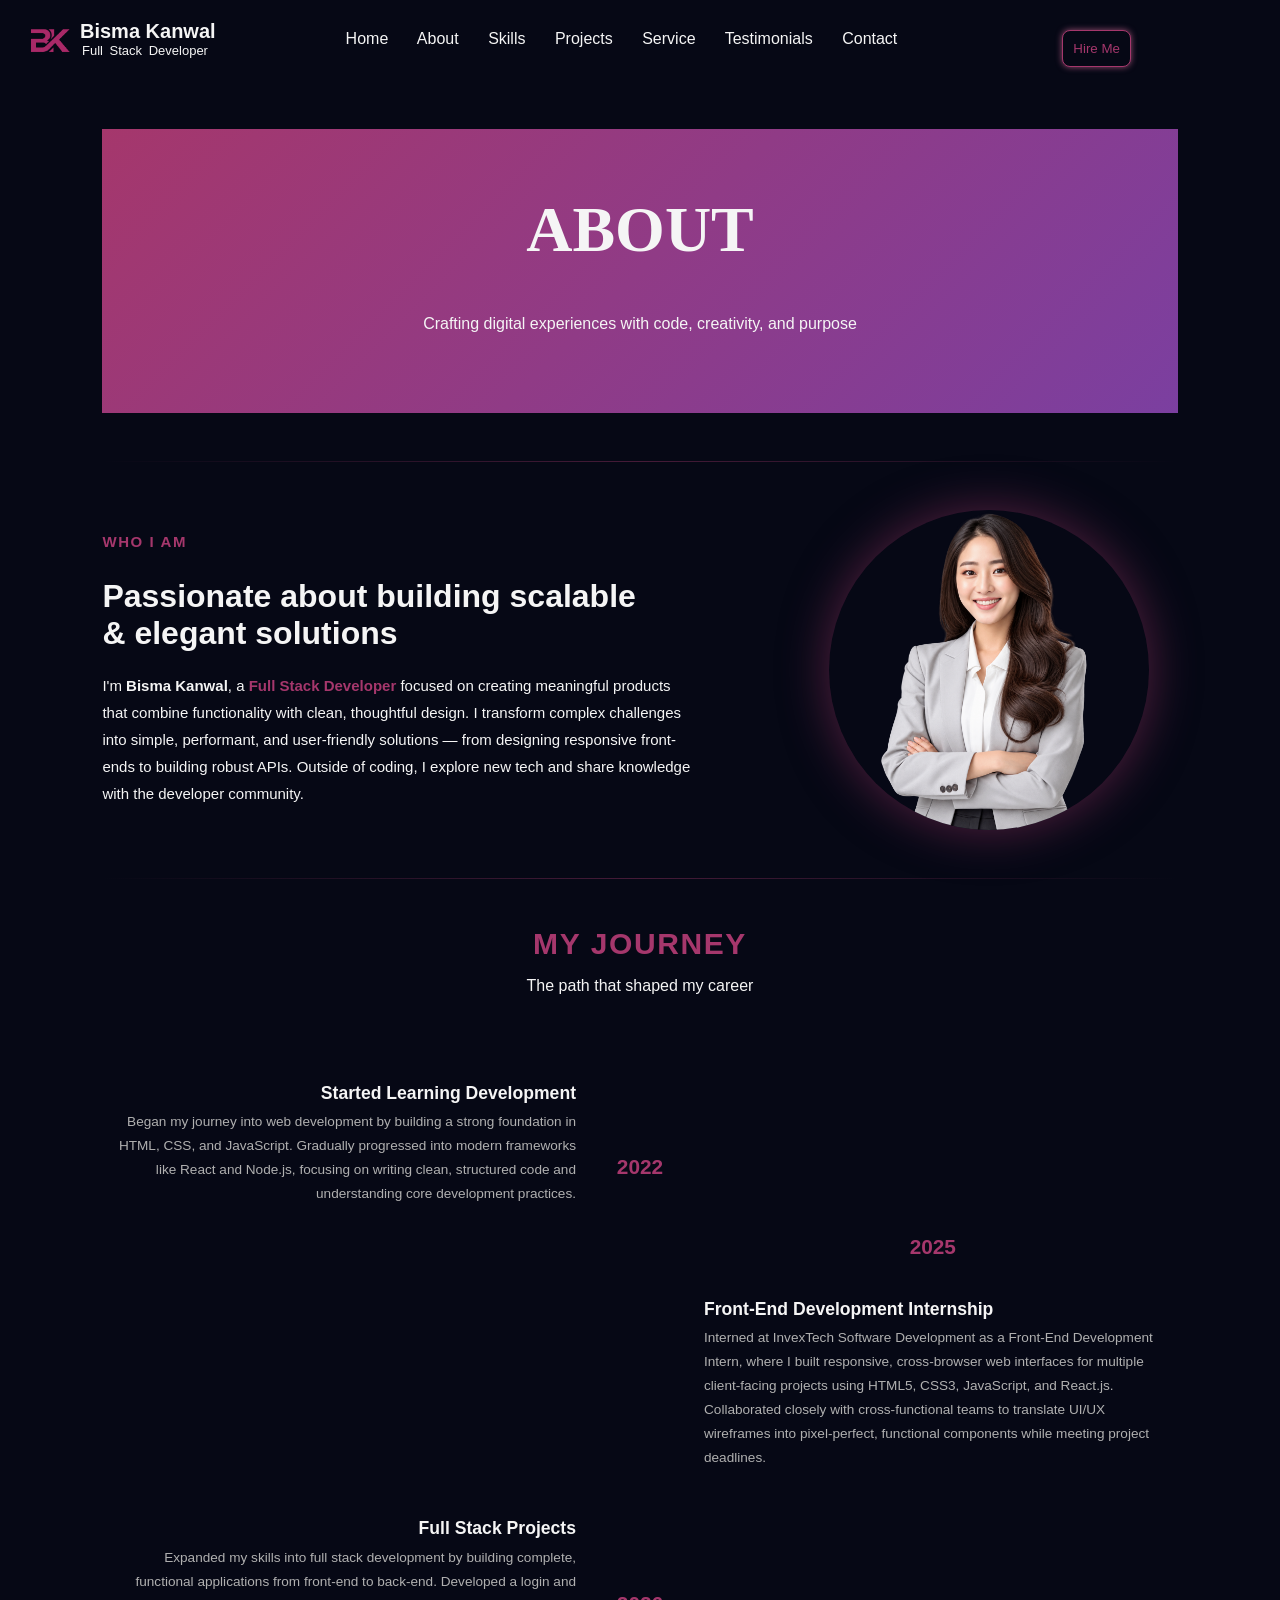
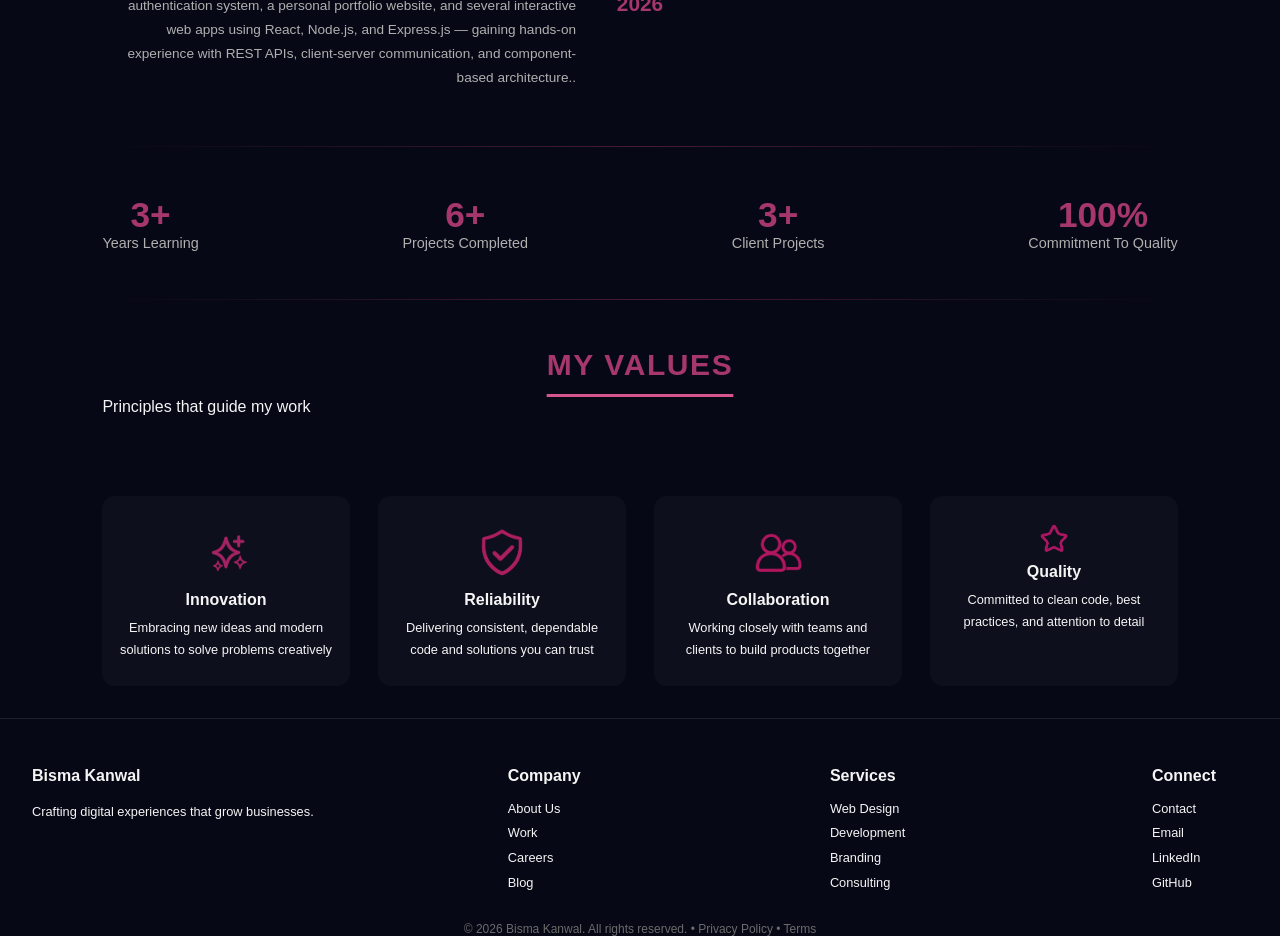
<file: about.html>
<!doctype html>
<html lang="en">
  <head>
    <meta charset="UTF-8" />
    <meta name="viewport" content="width=device-width, initial-scale=1.0" />
    <title>My About</title>
    <link rel="stylesheet" href="about.css" />
  </head>
  <body>
    <header>
      <div class="tag-name">
        <div class="logo">
          <img src="imges/logo.png" alt="logo" width="60px" />
        </div>
        <div class="logo-name">
          <h2 class="name">Bisma Kanwal</h2>
          <p class="name-title">Full Stack Developer</p>
        </div>
      </div>
      <navbar>
        <div class="nav">
          <a href="index.html">Home</a>
          <a href="about.html">About</a>
          <a href="skills.html">Skills</a>
          <a href="project.html">Projects</a>
          <a href="service.html">Service</a>
          <a href="testinom.html">Testimonials</a>
          <a href="contact.html">Contact</a>
        </div>
      </navbar>
      <button class="btn-1">Hire Me</button>
    </header>
    <section class="section-4">
      <div class="about-header">
        <h1 class="about-heading">ABOUT</h1>
        <p class="about-subtext">
          Crafting digital experiences with code, creativity, and purpose
        </p>
      </div>

      <div class="section-divider"></div>

      <div class="who-i-am">
        <div class="who-i-am-text">
          <p class="sub-title">WHO I AM</p>
          <h2>
            Passionate about building scalable <br />
            & elegant solutions
          </h2>
          <p class="about-para">
            I'm <strong>Bisma Kanwal</strong>, a
            <span><strong>Full Stack Developer</strong></span> focused on
            creating meaningful products that combine functionality with clean,
            thoughtful design. I transform complex challenges into simple,
            performant, and user-friendly solutions — from designing responsive
            front-ends to building robust APIs. Outside of coding, I explore new
            tech and share knowledge with the developer community.
          </p>
        </div>
        <div class="who-i-am-img">
          <img src="imges/girl.png" alt="profile" />
        </div>
      </div>

      <div class="section-divider"></div>

      <div class="journey">
        <p class="sub-title center">MY JOURNEY</p>
        <p class="journey-subtext">The path that shaped my career</p>

        <div class="timeline">
          <div class="timeline-item left">
            <h3>Started Learning Development</h3>
            <p>
              Began my journey into web development by building a strong
              foundation in HTML, CSS, and JavaScript. Gradually progressed into
              modern frameworks like React and Node.js, focusing on writing
              clean, structured code and understanding core development
              practices.
            </p>
          </div>
          <div class="timeline-year">2022</div>

          <div class="timeline-year" style="margin-top: 10rem;">2025</div>
          <div class="timeline-item right">
            <h3>Front-End Development Internship</h3>
            <p>
              Interned at InvexTech Software Development as a Front-End
              Development Intern, where I built responsive, cross-browser web
              interfaces for multiple client-facing projects using HTML5, CSS3,
              JavaScript, and React.js. Collaborated closely with
              cross-functional teams to translate UI/UX wireframes into
              pixel-perfect, functional components while meeting project
              deadlines.
            </p>
          </div>

          <div class="timeline-item left">
            <h3>Full Stack Projects</h3>
            <p>
              Expanded my skills into full stack development by building
              complete, functional applications from front-end to back-end.
              Developed a login and authentication system, a personal portfolio
              website, and several interactive web apps using React, Node.js,
              and Express.js — gaining hands-on experience with REST APIs,
              client-server communication, and component-based architecture..
            </p>
          </div>
          <div class="timeline-year">2026</div>
        </div>
      </div>

      <div class="section-divider"></div>

      <div class="stats-row">
        <div class="stat-box">
          <h2>3+</h2>
          <p>Years Learning</p>
        </div>
        <div class="stat-box">
          <h2>6+</h2>
          <p>Projects Completed</p>
        </div>
        <div class="stat-box">
          <h2>3+</h2>
          <p>Client Projects</p>
        </div>
        <div class="stat-box">
          <h2>100%</h2>
          <p>Commitment To Quality</p>
        </div>
      </div>

      <div class="section-divider"></div>

      <div class="values">
        <p class="sub-title center valu">MY VALUES</p>
        <p class="journey-subtext">Principles that guide my work</p>

        <div class="values-row">
          <div class="box-3">
            <img src="imges/innovation.png" alt="icon" />
            <h3>Innovation</h3>
            <p>
              Embracing new ideas and modern solutions to solve problems
              creatively
            </p>
          </div>
          <div class="box-3">
            <img src="imges/readabilty.png" alt="icon" />
            <h3>Reliability</h3>
            <p>
              Delivering consistent, dependable code and solutions you can trust
            </p>
          </div>
          <div class="box-3">
            <img src="imges/comunity.png" alt="icon" />
            <h3>Collaboration</h3>
            <p>
              Working closely with teams and clients to build products together
            </p>
          </div>
          <div class="box-3">
            <img src="imges/star.png" alt="icon" />
            <h3>Quality</h3>
            <p>
              Committed to clean code, best practices, and attention to detail
            </p>
          </div>
        </div>
      </div>
    </section>
     <footer class="site-footer">
        <div class="footer-col">
          <h4>Bisma Kanwal</h4>
          <p>Crafting digital experiences that grow businesses.</p>
        </div>
        <div class="footer-col">
          <h4>Company</h4>
          <a href="about.html">About Us</a>
          <a href="project.html">Work</a>
          <a href="#">Careers</a>
          <a href="#">Blog</a>
        </div>
        <div class="footer-col">
          <h4>Services</h4>
          <a href="service.html">Web Design</a>
          <a href="service.html">Development</a>
          <a href="service.html">Branding</a>
          <a href="service.html">Consulting</a>
        </div>
        <div class="footer-col">
          <h4>Connect</h4>
          <a href="contact.html">Contact</a>
          <a href="mailto:bismakanwal@email.com">Email</a>
          <a href="https://linkedin.com/in/bismakanwal">LinkedIn</a>
          <a href="https://github.com/BismaKanwal19">GitHub</a>
        </div>
      </footer>
      <p class="footer-bottom">© 2026 Bisma Kanwal. All rights reserved. • Privacy Policy • Terms</p>
  </body>
</html>
</file>
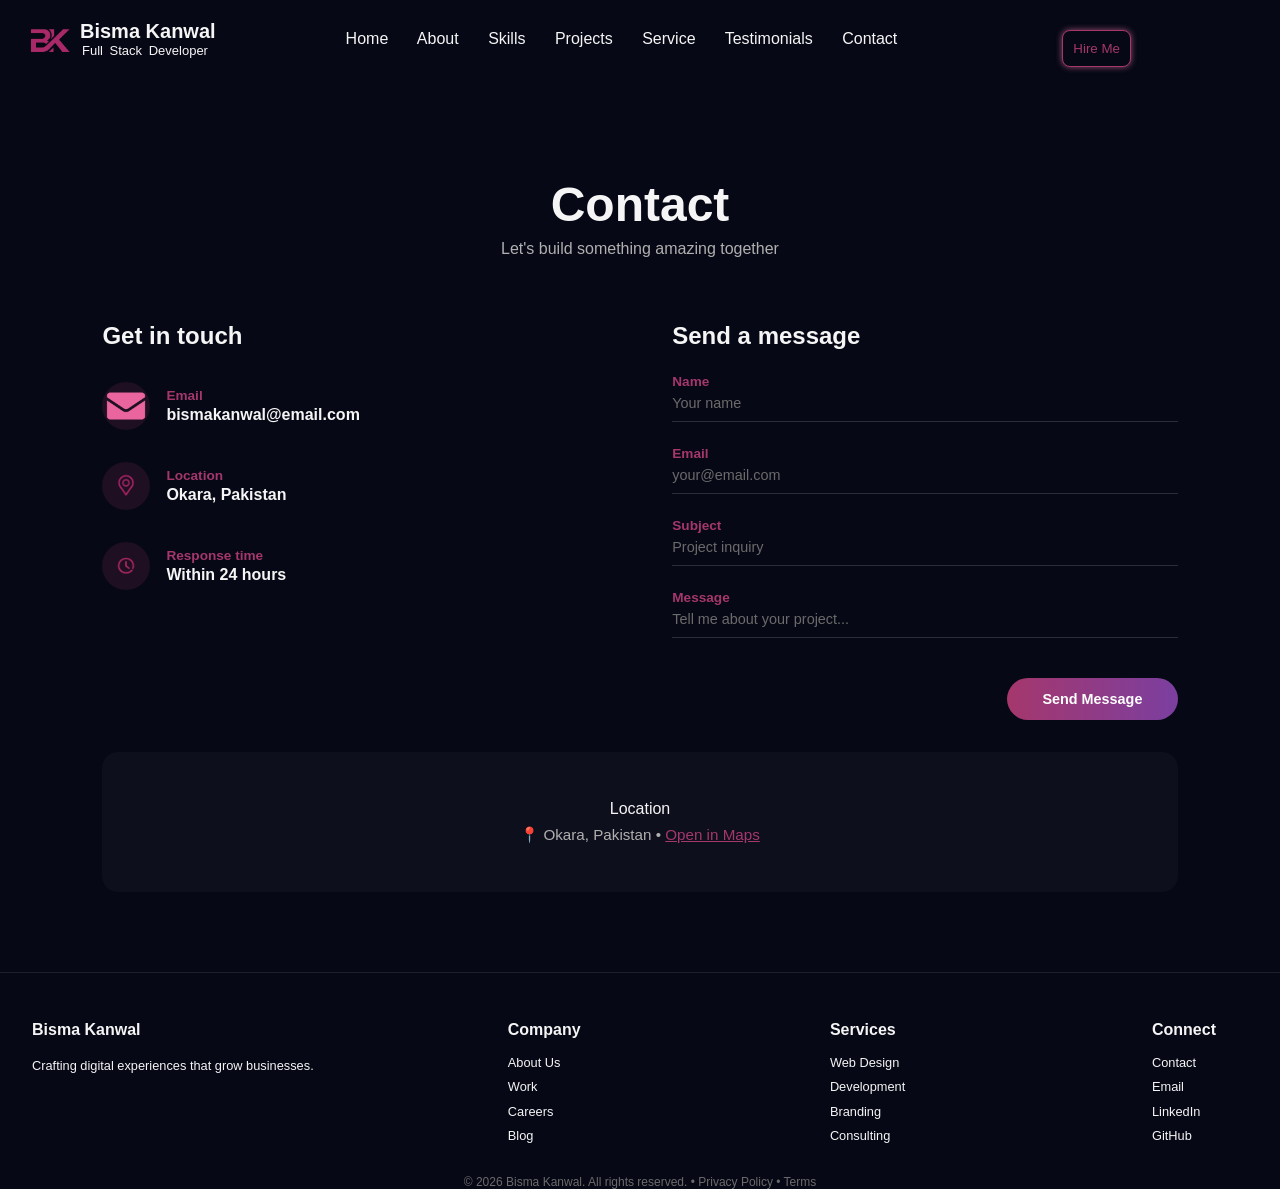
<file: contact.html>
<!doctype html>
<html lang="en">
  <head>
    <meta charset="UTF-8" />
    <meta name="viewport" content="width=device-width, initial-scale=1.0" />
    <title>Contact Me</title>
    <link rel="stylesheet" href="contact.css" />
  </head>
  <body>
    <header>
      <div class="tag-name">
        <div class="logo">
          <img src="imges/logo.png" alt="logo" width="60px" />
        </div>
        <div class="logo-name">
          <h2 class="name">Bisma Kanwal</h2>
          <p class="name-title">Full Stack Developer</p>
        </div>
      </div>
      <navbar>
        <div class="nav">
          <a href="index.html">Home</a>
          <a href="about.html">About</a>
          <a href="skills.html">Skills</a>
          <a href="project.html">Projects</a>
          <a href="service.html">Service</a>
          <a href="testinom.html">Testimonials</a>
          <a href="contact.html">Contact</a>
        </div>
      </navbar>
      <button class="btn-1">Hire Me</button>
    </header>
    <section class="section-5">
      <div class="contact-header">
        <h1 class="contact-heading">Contact</h1>
        <p class="contact-subtext">Let's build something amazing together</p>
      </div>

      <div class="contact-main">
        <div class="get-in-touch">
          <h2 class="sub-title">Get in touch</h2>

          <div class="contact-item">
            <div class="contact-icon">
              <img src="imges/mail.png" alt="email" />
            </div>
            <div class="contact-text">
              <p class="contact-label">Email</p>
              <p class="contact-value">bismakanwal@email.com</p>
            </div>
          </div>

          <div class="contact-item">
            <div class="contact-icon">
              <img src="imges/location.png" alt="location" />
            </div>
            <div class="contact-text">
              <p class="contact-label">Location</p>
              <p class="contact-value">Okara, Pakistan</p>
            </div>
          </div>

          <div class="contact-item">
            <div class="contact-icon">
              <img src="imges/tim.png" alt="response time" />
            </div>
            <div class="contact-text">
              <p class="contact-label">Response time</p>
              <p class="contact-value">Within 24 hours</p>
            </div>
          </div>
        </div>

        <div class="send-message">
          <h2 class="sub-title">Send a message</h2>

          <form class="contact-form">
            <div class="form-group">
              <label>Name</label>
              <input type="text" placeholder="Your name" />
            </div>
            <div class="form-group">
              <label>Email</label>
              <input type="email" placeholder="your@email.com" />
            </div>
            <div class="form-group">
              <label>Subject</label>
              <input type="text" placeholder="Project inquiry" />
            </div>
            <div class="form-group">
              <label>Message</label>
              <input type="text" placeholder="Tell me about your project..." />
            </div>
            <button type="submit" class="btn-send">Send Message</button>
          </form>
        </div>
      </div>

      <div class="section-divider"></div>

      <div class="location-box">
        <p class="sub-title center">Location</p>
        <p class="location-text">
          📍 Okara, Pakistan • <a target="_blank" href="https://www.google.com/maps" class="map-link">Open in Maps</a>
        </p>
      </div>
    </section>
     <footer class="site-footer">
        <div class="footer-col">
          <h4>Bisma Kanwal</h4>
          <p>Crafting digital experiences that grow businesses.</p>
        </div>
        <div class="footer-col">
          <h4>Company</h4>
          <a href="about.html">About Us</a>
          <a href="project.html">Work</a>
          <a href="#">Careers</a>
          <a href="#">Blog</a>
        </div>
        <div class="footer-col">
          <h4>Services</h4>
          <a href="service.html">Web Design</a>
          <a href="service.html">Development</a>
          <a href="service.html">Branding</a>
          <a href="service.html">Consulting</a>
        </div>
        <div class="footer-col">
          <h4>Connect</h4>
          <a href="contact.html">Contact</a>
          <a href="mailto:bismakanwal@email.com">Email</a>
          <a href="https://linkedin.com/in/bismakanwal">LinkedIn</a>
          <a href="https://github.com/BismaKanwal19">GitHub</a>
        </div>
      </footer>
      <p class="footer-bottom">© 2026 Bisma Kanwal. All rights reserved. • Privacy Policy • Terms</p>
  </body>
</html>
</file>
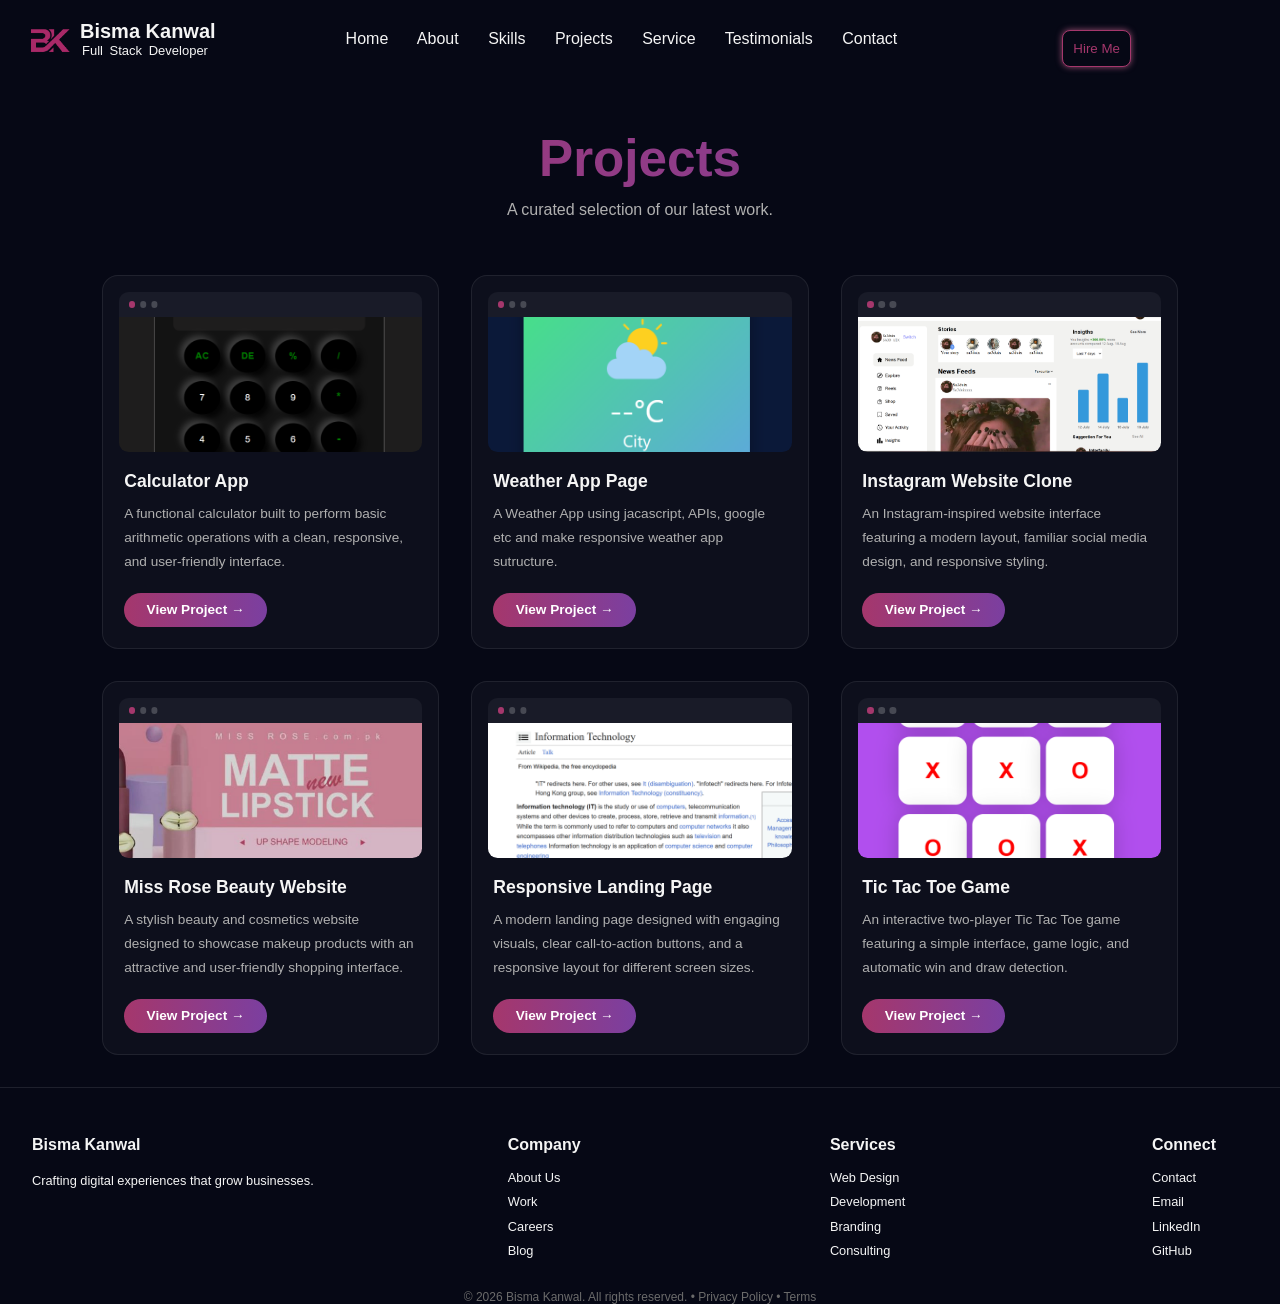
<file: project.html>
<!doctype html>
<html lang="en">
  <head>
    <meta charset="UTF-8" />
    <meta name="viewport" content="width=device-width, initial-scale=1.0" />
    <title>projects</title>
    <link rel="stylesheet" href="project.css" />
  </head>
  <body>
    <header>
      <div class="tag-name">
        <div class="logo">
          <img src="imges/logo.png" alt="logo" width="60px" />
        </div>
        <div class="logo-name">
          <h2 class="name">Bisma Kanwal</h2>
          <p class="name-title">Full Stack Developer</p>
        </div>
      </div>
      <navbar>
        <div class="nav">
          <a href="index.html">Home</a>
          <a href="about.html">About</a>
          <a href="skills.html">Skills</a>
          <a href="project.html">Projects</a>
          <a href="service.html">Service</a>
          <a href="testinom.html">Testimonials</a>
          <a href="contact.html">Contact</a>
        </div>
      </navbar>
      <button class="btn-1">Hire Me</button>
      <button
        class="hamburger"
        onclick="document.querySelector('.nav').classList.toggle('show')"
      >
        <span></span><span></span><span></span>
      </button>
    </header>

    <section class="section-9">
      <div class="projects-header">
        <h1 class="projects-heading">Projects</h1>
        <p class="projects-subtext">A curated selection of our latest work.</p>
      </div>

      <div class="projects-grid">
        <!-- Project 1: Calculator -->
        <div class="project-card">
          <div class="project-preview preview-1">
            <div class="preview-bar"></div>
            <div class="preview-content">
              <img src="imges/calculator.png" alt="Calculator Project" />
            </div>
          </div>
          <h3>Calculator App</h3>
          <p>
            A functional calculator built to perform basic arithmetic operations
            with a clean, responsive, and user-friendly interface.
          </p>
          <a
            href="https://github.com/BismaKanwal19/calculator"
            target="_blank"
            rel="noopener noreferrer"
            class="btn-view"
            >View Project →</a
          >
        </div>

        <!-- Project 2: Facebook Login -->
        <div class="project-card">
          <div class="project-preview preview-2">
            <div class="preview-bar"></div>
            <div class="preview-content">
              <img src="imges/weather.png" alt="Facebook Login Page" />
            </div>
          </div>
          <h3>Weather App Page</h3>
          <p>
            A Weather App using jacascript, APIs, google etc and make responsive
            weather app sutructure.
          </p>
          <a
            href="https://github.com/BismaKanwal19/Weather-App"
            target="_blank"
            rel="noopener noreferrer"
            class="btn-view"
            >View Project →</a
          >
        </div>

        <!-- Project 3: Instagram -->
        <div class="project-card">
          <div class="project-preview preview-3">
            <div class="preview-bar"></div>
            <div class="preview-content">
              <img src="imges/insta.png" alt="Instagram Website" />
            </div>
          </div>
          <h3>Instagram Website Clone</h3>
          <p>
            An Instagram-inspired website interface featuring a modern layout,
            familiar social media design, and responsive styling.
          </p>
          <a
            href="https://github.com/BismaKanwal19/instagram-homepage-clone"
            target="_blank"
            rel="noopener noreferrer"
            class="btn-view"
            >View Project →</a
          >
        </div>

        <!-- Project 4: Miss Rose -->
        <div class="project-card">
          <div class="project-preview preview-4">
            <div class="preview-bar"></div>
            <div class="preview-content">
              <img src="imges/missrose.png" alt="Miss Rose Beauty Website" />
            </div>
          </div>
          <h3>Miss Rose Beauty Website</h3>
          <p>
            A stylish beauty and cosmetics website designed to showcase makeup
            products with an attractive and user-friendly shopping interface.
          </p>
          <a
            href="https://github.com/BismaKanwal19/miss-rose-website-clone"
            target="_blank"
            rel="noopener noreferrer"
            class="btn-view"
            >View Project →</a
          >
        </div>

        <!-- Project 5: Landing Page -->
        <div class="project-card">
          <div class="project-preview preview-5">
            <div class="preview-bar"></div>
            <div class="preview-content">
              <img src="imges/landing.png" alt="Responsive Landing Page" />
            </div>
          </div>
          <h3>Responsive Landing Page</h3>
          <p>
            A modern landing page designed with engaging visuals, clear
            call-to-action buttons, and a responsive layout for different screen
            sizes.
          </p>
          <a
            href="https://github.com/BismaKanwal19/wikipedia-it-page-clone"
            target="_blank"
            rel="noopener noreferrer"
            class="btn-view"
            >View Project →</a
          >
        </div>

        <!-- Project 6: Tic Tac Toe -->
        <div class="project-card">
          <div class="project-preview preview-6">
            <div class="preview-bar"></div>
            <div class="preview-content">
              <img src="imges/tic tac.png" alt="Tic Tac Toe Game" />
            </div>
          </div>
          <h3>Tic Tac Toe Game</h3>
          <p>
            An interactive two-player Tic Tac Toe game featuring a simple
            interface, game logic, and automatic win and draw detection.
          </p>
          <a
            href="https://github.com/BismaKanwal19/Tic-Tac-show-Game"
            target="_blank"
            rel="noopener noreferrer"
            class="btn-view"
            >View Project →</a
          >
        </div>
      </div>
    </section>

    <footer class="site-footer">
      <div class="footer-col">
        <h4>Bisma Kanwal</h4>
        <p>Crafting digital experiences that grow businesses.</p>
      </div>
      <div class="footer-col">
        <h4>Company</h4>
        <a href="about.html">About Us</a>
        <a href="project.html">Work</a>
        <a href="#">Careers</a>
        <a href="#">Blog</a>
      </div>
      <div class="footer-col">
        <h4>Services</h4>
        <a href="service.html">Web Design</a>
        <a href="service.html">Development</a>
        <a href="service.html">Branding</a>
        <a href="service.html">Consulting</a>
      </div>
      <div class="footer-col">
        <h4>Connect</h4>
        <a href="contact.html">Contact</a>
        <a href="mailto:bismakanwal@email.com">Email</a>
        <a href="https://linkedin.com/in/bismakanwal">LinkedIn</a>
        <a href="https://github.com/BismaKanwal19">GitHub</a>
      </div>
    </footer>
    <p class="footer-bottom">
      © 2026 Bisma Kanwal. All rights reserved. • Privacy Policy • Terms
    </p>
  </body>
</html>
</file>
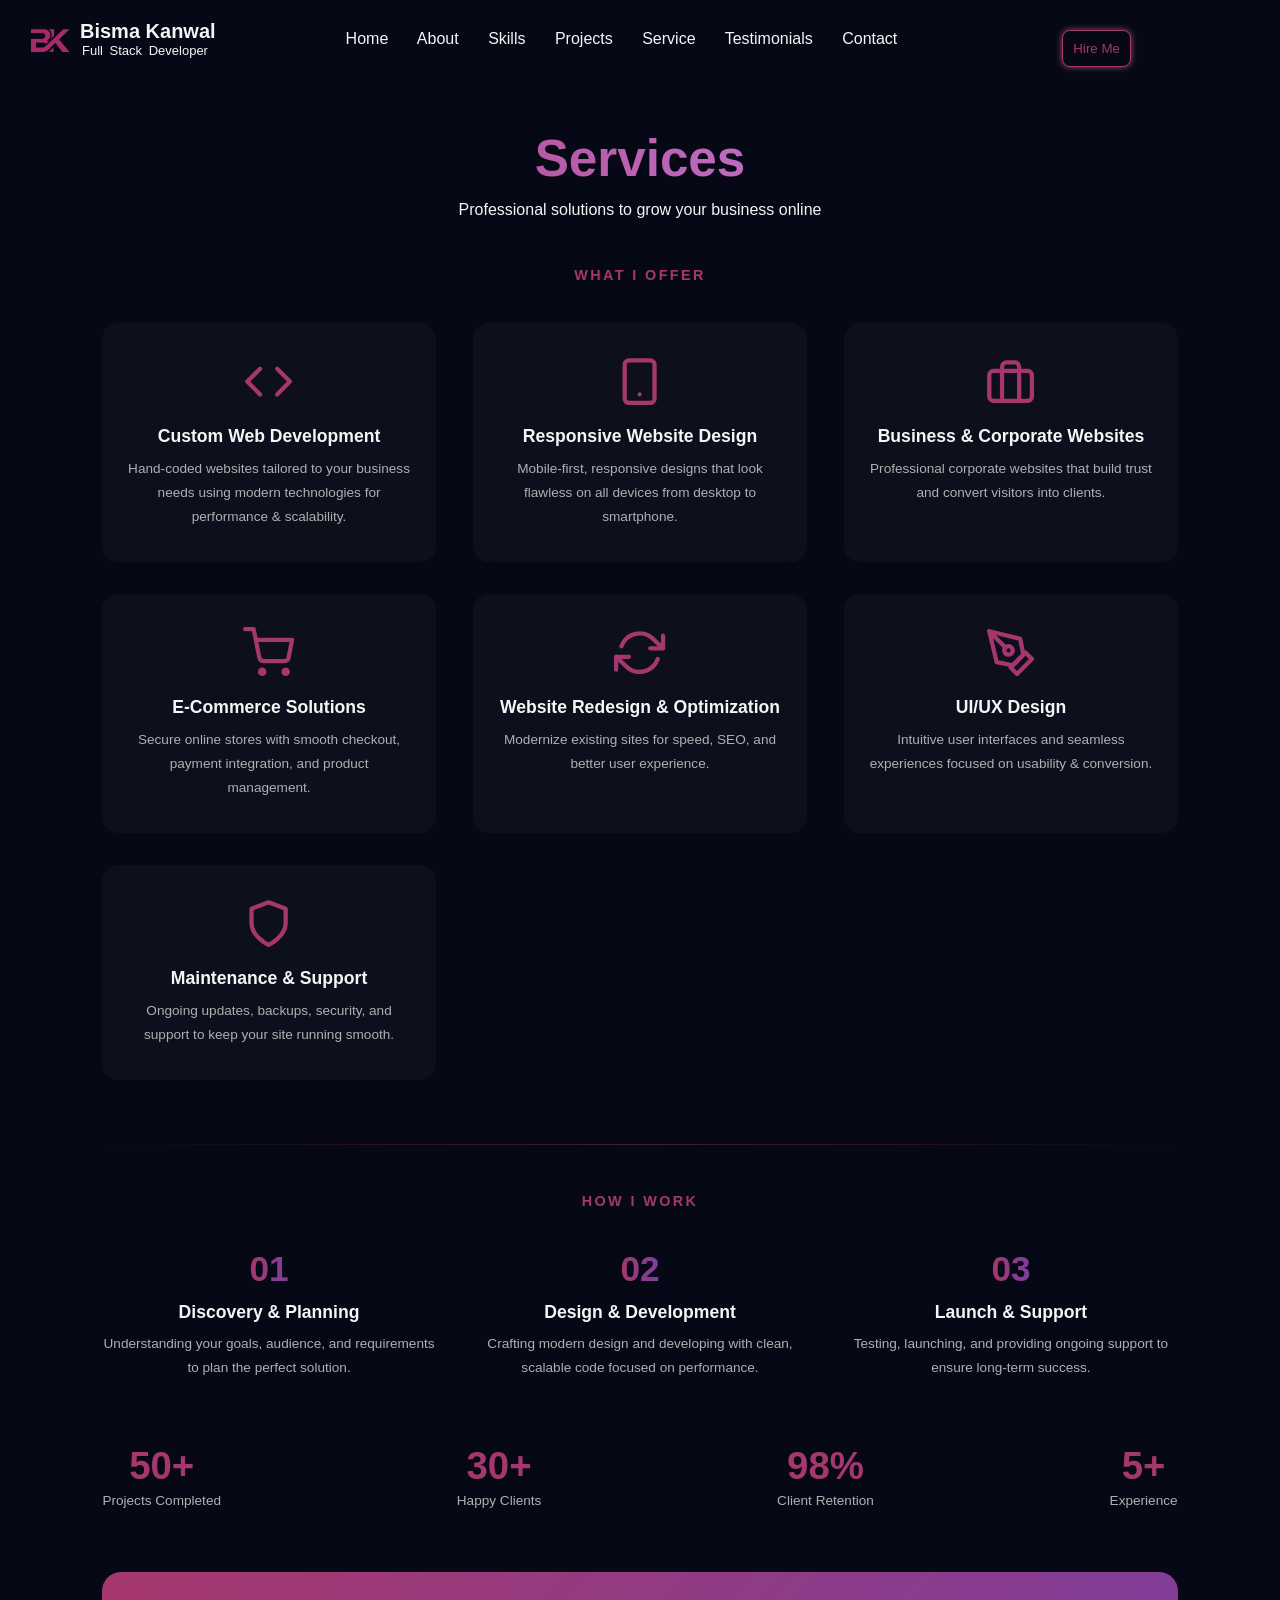
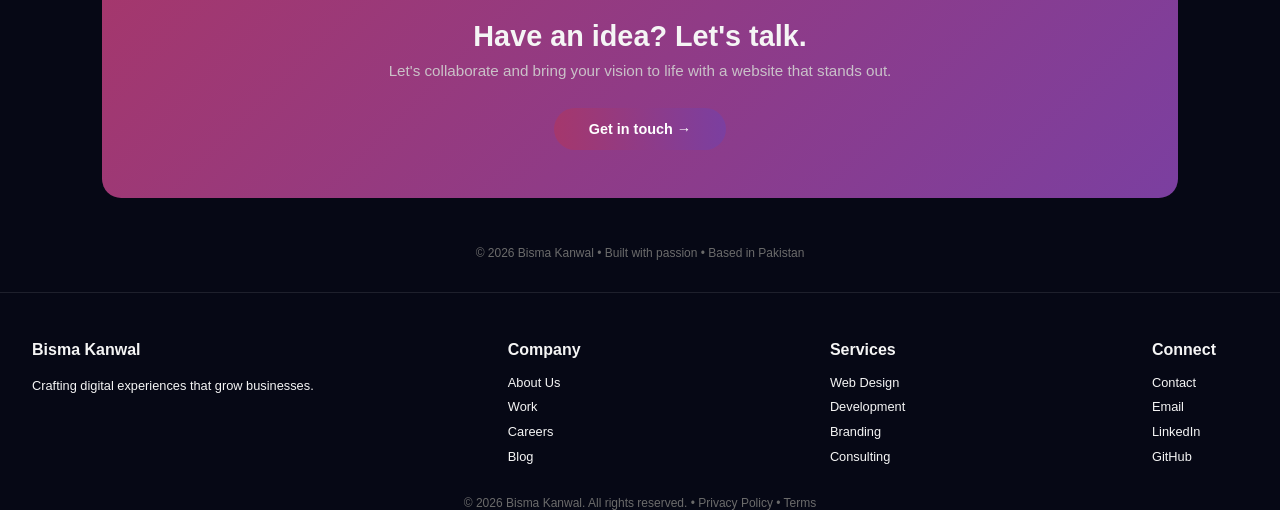
<file: service.html>
<!doctype html>
<html lang="en">
  <head>
    <meta charset="UTF-8" />
    <meta name="viewport" content="width=device-width, initial-scale=1.0" />
    <title>services</title>
    <link rel="stylesheet" href="service.css" />
  </head>
  <body>
    <header>
      <div class="tag-name">
        <div class="logo"><img src="imges/logo.png" alt="logo" width="60px" /></div>
        <div class="logo-name">
          <h2 class="name">Bisma Kanwal</h2>
          <p class="name-title">Full Stack Developer</p>
        </div>
      </div>
      <navbar>
        <div class="nav">
          <a href="index.html">Home</a>
          <a href="about.html">About</a>
          <a href="skills.html">Skills</a>
          <a href="project.html">Projects</a>
          <a href="service.html">Service</a>
          <a href="testinom.html">Testimonials</a>
          <a href="contact.html">Contact</a>
        </div>
      </navbar>
      <button class="btn-1">Hire Me</button>
      <button class="hamburger" onclick="document.querySelector('.nav').classList.toggle('show')"><span></span><span></span><span></span></button>
    </header>

    <section class="section-7">
      <div class="services-header">
        <h1 class="services-heading">Services</h1>
        <p class="services-subtext">Professional solutions to grow your business online</p>
      </div>

      <p class="sub-title center">What I Offer</p>

      <div class="services-grid">
        <div class="service-box">
          <div class="service-icon">
            <svg viewBox="0 0 24 24" fill="none" stroke="currentColor" stroke-width="2" stroke-linecap="round" stroke-linejoin="round"><polyline points="16 18 22 12 16 6"></polyline><polyline points="8 6 2 12 8 18"></polyline></svg>
          </div>
          <h3>Custom Web Development</h3>
          <p>Hand-coded websites tailored to your business needs using modern technologies for performance & scalability.</p>
        </div>

        <div class="service-box">
          <div class="service-icon">
            <svg viewBox="0 0 24 24" fill="none" stroke="currentColor" stroke-width="2" stroke-linecap="round" stroke-linejoin="round"><rect x="5" y="2" width="14" height="20" rx="2"></rect><line x1="12" y1="18" x2="12.01" y2="18"></line></svg>
          </div>
          <h3>Responsive Website Design</h3>
          <p>Mobile-first, responsive designs that look flawless on all devices from desktop to smartphone.</p>
        </div>

        <div class="service-box">
          <div class="service-icon">
            <svg viewBox="0 0 24 24" fill="none" stroke="currentColor" stroke-width="2" stroke-linecap="round" stroke-linejoin="round"><rect x="2" y="7" width="20" height="14" rx="2"></rect><path d="M16 21V5a2 2 0 0 0-2-2h-4a2 2 0 0 0-2 2v16"></path></svg>
          </div>
          <h3>Business & Corporate Websites</h3>
          <p>Professional corporate websites that build trust and convert visitors into clients.</p>
        </div>

        <div class="service-box">
          <div class="service-icon">
            <svg viewBox="0 0 24 24" fill="none" stroke="currentColor" stroke-width="2" stroke-linecap="round" stroke-linejoin="round"><circle cx="9" cy="21" r="1"></circle><circle cx="20" cy="21" r="1"></circle><path d="M1 1h4l2.68 13.39a2 2 0 0 0 2 1.61h9.72a2 2 0 0 0 2-1.61L23 6H6"></path></svg>
          </div>
          <h3>E-Commerce Solutions</h3>
          <p>Secure online stores with smooth checkout, payment integration, and product management.</p>
        </div>

        <div class="service-box">
          <div class="service-icon">
            <svg viewBox="0 0 24 24" fill="none" stroke="currentColor" stroke-width="2" stroke-linecap="round" stroke-linejoin="round"><polyline points="23 4 23 10 17 10"></polyline><polyline points="1 20 1 14 7 14"></polyline><path d="M3.51 9a9 9 0 0 1 14.85-3.36L23 10M1 14l4.64 4.36A9 9 0 0 0 20.49 15"></path></svg>
          </div>
          <h3>Website Redesign & Optimization</h3>
          <p>Modernize existing sites for speed, SEO, and better user experience.</p>
        </div>

        <div class="service-box">
          <div class="service-icon">
            <svg viewBox="0 0 24 24" fill="none" stroke="currentColor" stroke-width="2" stroke-linecap="round" stroke-linejoin="round"><path d="M12 19l7-7 3 3-7 7-3-3z"></path><path d="M18 13l-1.5-7.5L2 2l3.5 14.5L13 18l5-5z"></path><path d="M2 2l7.586 7.586"></path><circle cx="11" cy="11" r="2"></circle></svg>
          </div>
          <h3>UI/UX Design</h3>
          <p>Intuitive user interfaces and seamless experiences focused on usability & conversion.</p>
        </div>

        <div class="service-box">
          <div class="service-icon">
            <svg viewBox="0 0 24 24" fill="none" stroke="currentColor" stroke-width="2" stroke-linecap="round" stroke-linejoin="round"><path d="M12 22s8-4 8-10V5l-8-3-8 3v7c0 6 8 10 8 10z"></path></svg>
          </div>
          <h3>Maintenance & Support</h3>
          <p>Ongoing updates, backups, security, and support to keep your site running smooth.</p>
        </div>
      </div>

      <div class="section-divider"></div>

      <p class="sub-title center">How I Work</p>

      <div class="steps-row">
        <div class="step-box">
          <span class="step-num">01</span>
          <h3>Discovery & Planning</h3>
          <p>Understanding your goals, audience, and requirements to plan the perfect solution.</p>
        </div>
        <div class="step-box">
          <span class="step-num">02</span>
          <h3>Design & Development</h3>
          <p>Crafting modern design and developing with clean, scalable code focused on performance.</p>
        </div>
        <div class="step-box">
          <span class="step-num">03</span>
          <h3>Launch & Support</h3>
          <p>Testing, launching, and providing ongoing support to ensure long-term success.</p>
        </div>
      </div>

      <div class="stats-row">
        <div class="stat-box"><h2>50+</h2><p>Projects Completed</p></div>
        <div class="stat-box"><h2>30+</h2><p>Happy Clients</p></div>
        <div class="stat-box"><h2>98%</h2><p>Client Retention</p></div>
        <div class="stat-box"><h2>5+</h2><p>Experience</p></div>
      </div>

      <div class="cta-box">
        <h3>Have an idea? Let's talk.</h3>
        <p>Let's collaborate and bring your vision to life with a website that stands out.</p>
        <a href="contact.html" class="btn-cta">Get in touch →</a>
      </div>

      <p class="services-footer">© 2026 Bisma Kanwal • Built with passion • Based in Pakistan</p>
    </section>
     <footer class="site-footer">
        <div class="footer-col">
          <h4>Bisma Kanwal</h4>
          <p>Crafting digital experiences that grow businesses.</p>
        </div>
        <div class="footer-col">
          <h4>Company</h4>
          <a href="about.html">About Us</a>
          <a href="project.html">Work</a>
          <a href="#">Careers</a>
          <a href="#">Blog</a>
        </div>
        <div class="footer-col">
          <h4>Services</h4>
          <a href="service.html">Web Design</a>
          <a href="service.html">Development</a>
          <a href="service.html">Branding</a>
          <a href="service.html">Consulting</a>
        </div>
        <div class="footer-col">
          <h4>Connect</h4>
          <a href="contact.html">Contact</a>
          <a href="mailto:bismakanwal@email.com">Email</a>
          <a href="https://linkedin.com/in/bismakanwal">LinkedIn</a>
          <a href="https://github.com/BismaKanwal19">GitHub</a>
        </div>
      </footer>
      <p class="footer-bottom">© 2026 Bisma Kanwal. All rights reserved. • Privacy Policy • Terms</p>
  </body>
</html>
</file>
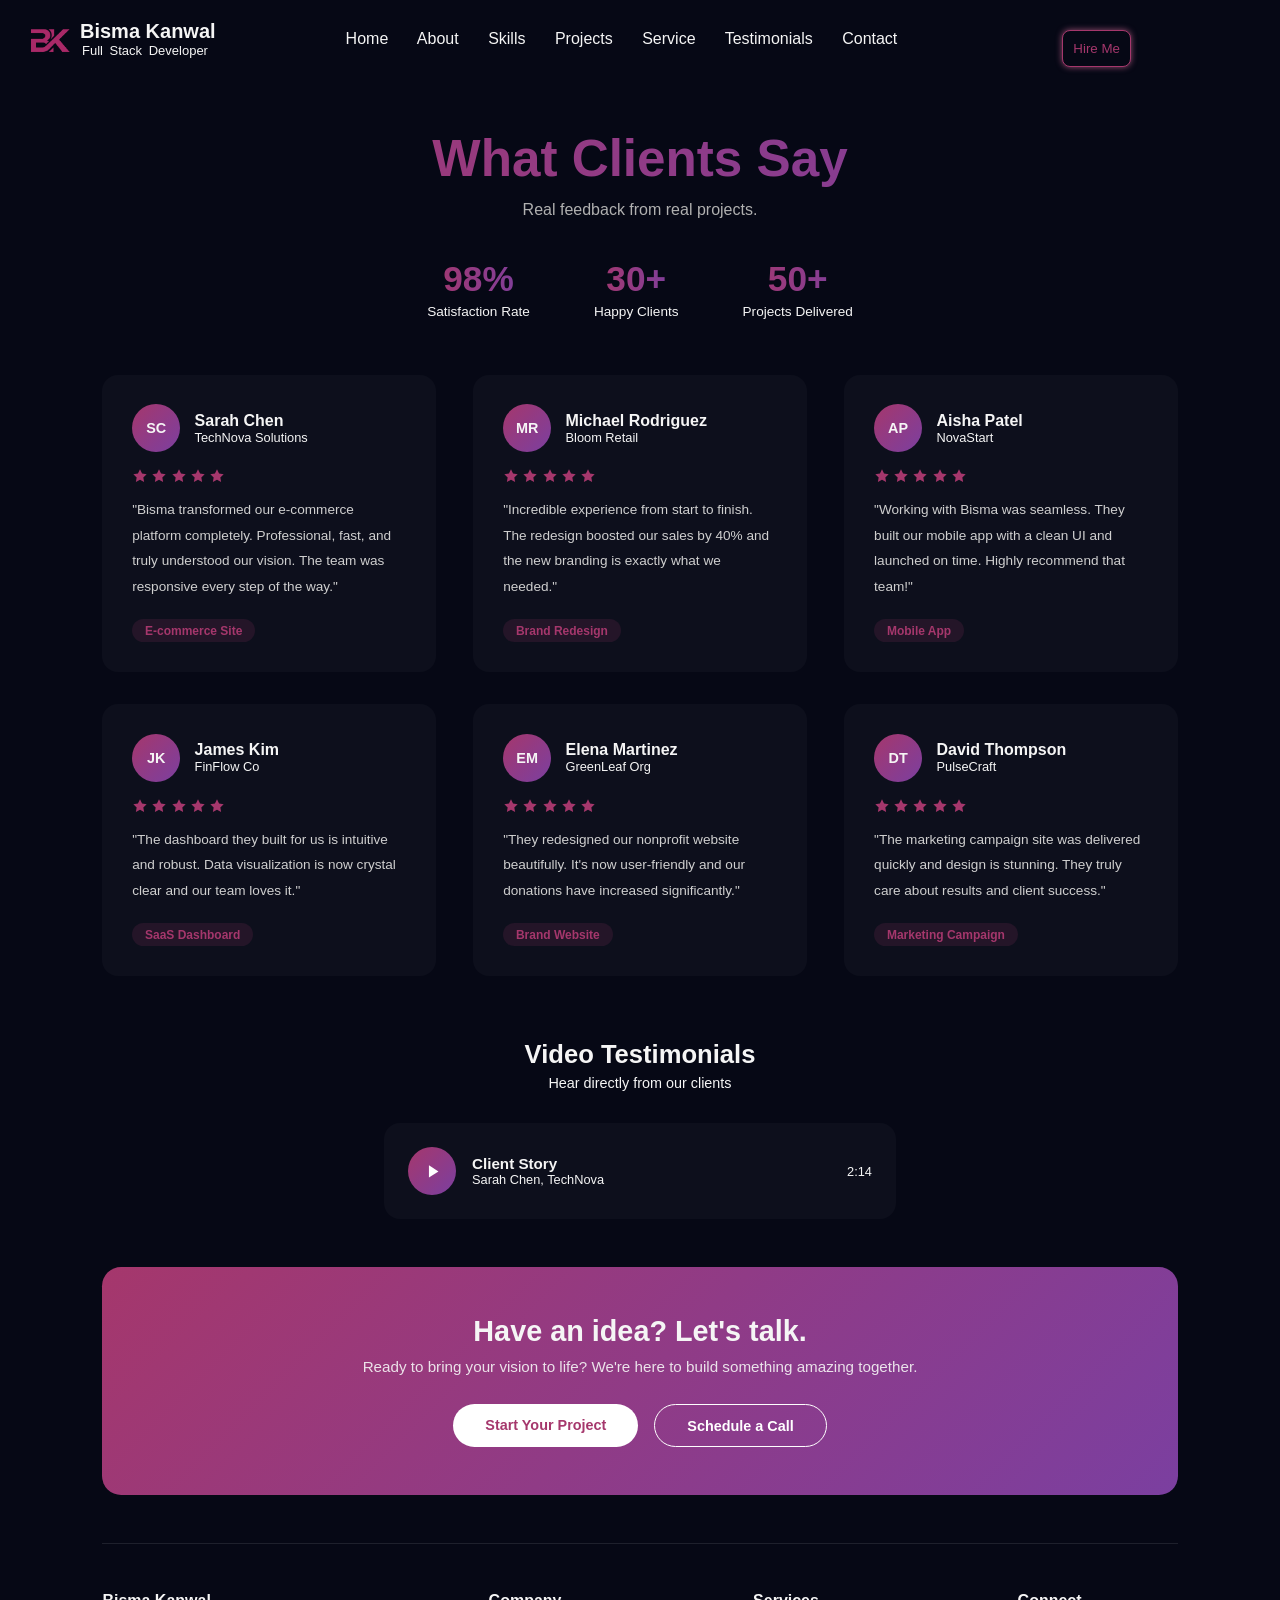
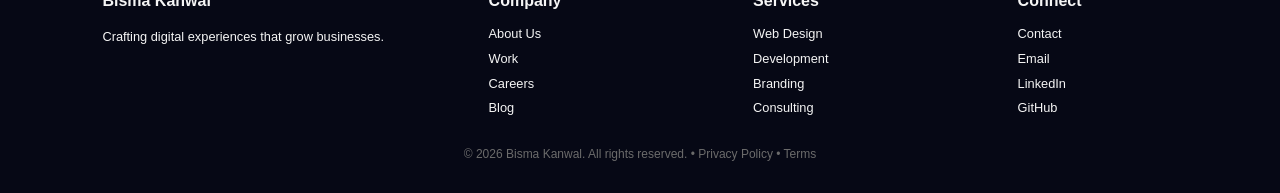
<file: testinom.html>
<!doctype html>
<html lang="en">
  <head>
    <meta charset="UTF-8" />
    <meta name="viewport" content="width=device-width, initial-scale=1.0" />
    <title>testimonials</title>
    <link rel="stylesheet" href="testinom.css" />
  </head>
  <body>
    <header>
      <div class="tag-name">
        <div class="logo"><img src="imges/logo.png" alt="logo" width="60px" /></div>
        <div class="logo-name">
          <h2 class="name">Bisma Kanwal</h2>
          <p class="name-title">Full Stack Developer</p>
        </div>
      </div>
      <navbar>
        <div class="nav">
          <a href="index.html">Home</a>
          <a href="about.html">About</a>
          <a href="skills.html">Skills</a>
          <a href="project.html">Projects</a>
          <a href="service.html">Service</a>
          <a href="testinom.html">Testimonials</a>
          <a href="contact.html">Contact</a>
        </div>
      </navbar>
      <button class="btn-1">Hire Me</button>
      <button class="hamburger" onclick="document.querySelector('.nav').classList.toggle('show')"><span></span><span></span><span></span></button>
    </header>

    <section class="section-8">
      <div class="testi-header">
        <h1 class="testi-heading">What Clients Say</h1>
        <p class="testi-subtext">Real feedback from real projects.</p>
      </div>

      <div class="testi-stats">
        <div class="testi-stat"><h2>98%</h2><p>Satisfaction Rate</p></div>
        <div class="testi-stat"><h2>30+</h2><p>Happy Clients</p></div>
        <div class="testi-stat"><h2>50+</h2><p>Projects Delivered</p></div>
      </div>

      <div class="testi-grid">
        <div class="testi-card">
          <div class="testi-top">
            <div class="testi-avatar">SC</div>
            <div>
              <h4>Sarah Chen</h4>
              <p class="testi-role">TechNova Solutions</p>
            </div>
          </div>
          <div class="testi-stars">
            <svg viewBox="0 0 24 24" fill="currentColor"><path d="M12 2l3.09 6.26L22 9.27l-5 4.87 1.18 6.88L12 17.77l-6.18 3.25L7 14.14 2 9.27l6.91-1.01z"/></svg>
            <svg viewBox="0 0 24 24" fill="currentColor"><path d="M12 2l3.09 6.26L22 9.27l-5 4.87 1.18 6.88L12 17.77l-6.18 3.25L7 14.14 2 9.27l6.91-1.01z"/></svg>
            <svg viewBox="0 0 24 24" fill="currentColor"><path d="M12 2l3.09 6.26L22 9.27l-5 4.87 1.18 6.88L12 17.77l-6.18 3.25L7 14.14 2 9.27l6.91-1.01z"/></svg>
            <svg viewBox="0 0 24 24" fill="currentColor"><path d="M12 2l3.09 6.26L22 9.27l-5 4.87 1.18 6.88L12 17.77l-6.18 3.25L7 14.14 2 9.27l6.91-1.01z"/></svg>
            <svg viewBox="0 0 24 24" fill="currentColor"><path d="M12 2l3.09 6.26L22 9.27l-5 4.87 1.18 6.88L12 17.77l-6.18 3.25L7 14.14 2 9.27l6.91-1.01z"/></svg>
          </div>
          <p class="testi-text">"Bisma transformed our e-commerce platform completely. Professional, fast, and truly understood our vision. The team was responsive every step of the way."</p>
          <span class="testi-tag">E-commerce Site</span>
        </div>

        <div class="testi-card">
          <div class="testi-top">
            <div class="testi-avatar">MR</div>
            <div>
              <h4>Michael Rodriguez</h4>
              <p class="testi-role">Bloom Retail</p>
            </div>
          </div>
          <div class="testi-stars">
            <svg viewBox="0 0 24 24" fill="currentColor"><path d="M12 2l3.09 6.26L22 9.27l-5 4.87 1.18 6.88L12 17.77l-6.18 3.25L7 14.14 2 9.27l6.91-1.01z"/></svg>
            <svg viewBox="0 0 24 24" fill="currentColor"><path d="M12 2l3.09 6.26L22 9.27l-5 4.87 1.18 6.88L12 17.77l-6.18 3.25L7 14.14 2 9.27l6.91-1.01z"/></svg>
            <svg viewBox="0 0 24 24" fill="currentColor"><path d="M12 2l3.09 6.26L22 9.27l-5 4.87 1.18 6.88L12 17.77l-6.18 3.25L7 14.14 2 9.27l6.91-1.01z"/></svg>
            <svg viewBox="0 0 24 24" fill="currentColor"><path d="M12 2l3.09 6.26L22 9.27l-5 4.87 1.18 6.88L12 17.77l-6.18 3.25L7 14.14 2 9.27l6.91-1.01z"/></svg>
            <svg viewBox="0 0 24 24" fill="currentColor"><path d="M12 2l3.09 6.26L22 9.27l-5 4.87 1.18 6.88L12 17.77l-6.18 3.25L7 14.14 2 9.27l6.91-1.01z"/></svg>
          </div>
          <p class="testi-text">"Incredible experience from start to finish. The redesign boosted our sales by 40% and the new branding is exactly what we needed."</p>
          <span class="testi-tag">Brand Redesign</span>
        </div>

        <div class="testi-card">
          <div class="testi-top">
            <div class="testi-avatar">AP</div>
            <div>
              <h4>Aisha Patel</h4>
              <p class="testi-role">NovaStart</p>
            </div>
          </div>
          <div class="testi-stars">
            <svg viewBox="0 0 24 24" fill="currentColor"><path d="M12 2l3.09 6.26L22 9.27l-5 4.87 1.18 6.88L12 17.77l-6.18 3.25L7 14.14 2 9.27l6.91-1.01z"/></svg>
            <svg viewBox="0 0 24 24" fill="currentColor"><path d="M12 2l3.09 6.26L22 9.27l-5 4.87 1.18 6.88L12 17.77l-6.18 3.25L7 14.14 2 9.27l6.91-1.01z"/></svg>
            <svg viewBox="0 0 24 24" fill="currentColor"><path d="M12 2l3.09 6.26L22 9.27l-5 4.87 1.18 6.88L12 17.77l-6.18 3.25L7 14.14 2 9.27l6.91-1.01z"/></svg>
            <svg viewBox="0 0 24 24" fill="currentColor"><path d="M12 2l3.09 6.26L22 9.27l-5 4.87 1.18 6.88L12 17.77l-6.18 3.25L7 14.14 2 9.27l6.91-1.01z"/></svg>
            <svg viewBox="0 0 24 24" fill="currentColor"><path d="M12 2l3.09 6.26L22 9.27l-5 4.87 1.18 6.88L12 17.77l-6.18 3.25L7 14.14 2 9.27l6.91-1.01z"/></svg>
          </div>
          <p class="testi-text">"Working with Bisma was seamless. They built our mobile app with a clean UI and launched on time. Highly recommend that team!"</p>
          <span class="testi-tag">Mobile App</span>
        </div>

        <div class="testi-card">
          <div class="testi-top">
            <div class="testi-avatar">JK</div>
            <div>
              <h4>James Kim</h4>
              <p class="testi-role">FinFlow Co</p>
            </div>
          </div>
          <div class="testi-stars">
            <svg viewBox="0 0 24 24" fill="currentColor"><path d="M12 2l3.09 6.26L22 9.27l-5 4.87 1.18 6.88L12 17.77l-6.18 3.25L7 14.14 2 9.27l6.91-1.01z"/></svg>
            <svg viewBox="0 0 24 24" fill="currentColor"><path d="M12 2l3.09 6.26L22 9.27l-5 4.87 1.18 6.88L12 17.77l-6.18 3.25L7 14.14 2 9.27l6.91-1.01z"/></svg>
            <svg viewBox="0 0 24 24" fill="currentColor"><path d="M12 2l3.09 6.26L22 9.27l-5 4.87 1.18 6.88L12 17.77l-6.18 3.25L7 14.14 2 9.27l6.91-1.01z"/></svg>
            <svg viewBox="0 0 24 24" fill="currentColor"><path d="M12 2l3.09 6.26L22 9.27l-5 4.87 1.18 6.88L12 17.77l-6.18 3.25L7 14.14 2 9.27l6.91-1.01z"/></svg>
            <svg viewBox="0 0 24 24" fill="currentColor"><path d="M12 2l3.09 6.26L22 9.27l-5 4.87 1.18 6.88L12 17.77l-6.18 3.25L7 14.14 2 9.27l6.91-1.01z"/></svg>
          </div>
          <p class="testi-text">"The dashboard they built for us is intuitive and robust. Data visualization is now crystal clear and our team loves it."</p>
          <span class="testi-tag">SaaS Dashboard</span>
        </div>

        <div class="testi-card">
          <div class="testi-top">
            <div class="testi-avatar">EM</div>
            <div>
              <h4>Elena Martinez</h4>
              <p class="testi-role">GreenLeaf Org</p>
            </div>
          </div>
          <div class="testi-stars">
            <svg viewBox="0 0 24 24" fill="currentColor"><path d="M12 2l3.09 6.26L22 9.27l-5 4.87 1.18 6.88L12 17.77l-6.18 3.25L7 14.14 2 9.27l6.91-1.01z"/></svg>
            <svg viewBox="0 0 24 24" fill="currentColor"><path d="M12 2l3.09 6.26L22 9.27l-5 4.87 1.18 6.88L12 17.77l-6.18 3.25L7 14.14 2 9.27l6.91-1.01z"/></svg>
            <svg viewBox="0 0 24 24" fill="currentColor"><path d="M12 2l3.09 6.26L22 9.27l-5 4.87 1.18 6.88L12 17.77l-6.18 3.25L7 14.14 2 9.27l6.91-1.01z"/></svg>
            <svg viewBox="0 0 24 24" fill="currentColor"><path d="M12 2l3.09 6.26L22 9.27l-5 4.87 1.18 6.88L12 17.77l-6.18 3.25L7 14.14 2 9.27l6.91-1.01z"/></svg>
            <svg viewBox="0 0 24 24" fill="currentColor"><path d="M12 2l3.09 6.26L22 9.27l-5 4.87 1.18 6.88L12 17.77l-6.18 3.25L7 14.14 2 9.27l6.91-1.01z"/></svg>
          </div>
          <p class="testi-text">"They redesigned our nonprofit website beautifully. It's now user-friendly and our donations have increased significantly."</p>
          <span class="testi-tag">Brand Website</span>
        </div>

        <div class="testi-card">
          <div class="testi-top">
            <div class="testi-avatar">DT</div>
            <div>
              <h4>David Thompson</h4>
              <p class="testi-role">PulseCraft</p>
            </div>
          </div>
          <div class="testi-stars">
            <svg viewBox="0 0 24 24" fill="currentColor"><path d="M12 2l3.09 6.26L22 9.27l-5 4.87 1.18 6.88L12 17.77l-6.18 3.25L7 14.14 2 9.27l6.91-1.01z"/></svg>
            <svg viewBox="0 0 24 24" fill="currentColor"><path d="M12 2l3.09 6.26L22 9.27l-5 4.87 1.18 6.88L12 17.77l-6.18 3.25L7 14.14 2 9.27l6.91-1.01z"/></svg>
            <svg viewBox="0 0 24 24" fill="currentColor"><path d="M12 2l3.09 6.26L22 9.27l-5 4.87 1.18 6.88L12 17.77l-6.18 3.25L7 14.14 2 9.27l6.91-1.01z"/></svg>
            <svg viewBox="0 0 24 24" fill="currentColor"><path d="M12 2l3.09 6.26L22 9.27l-5 4.87 1.18 6.88L12 17.77l-6.18 3.25L7 14.14 2 9.27l6.91-1.01z"/></svg>
            <svg viewBox="0 0 24 24" fill="currentColor"><path d="M12 2l3.09 6.26L22 9.27l-5 4.87 1.18 6.88L12 17.77l-6.18 3.25L7 14.14 2 9.27l6.91-1.01z"/></svg>
          </div>
          <p class="testi-text">"The marketing campaign site was delivered quickly and design is stunning. They truly care about results and client success."</p>
          <span class="testi-tag">Marketing Campaign</span>
        </div>
      </div>

      <div class="video-testi">
        <h3>Video Testimonials</h3>
        <p class="video-subtext">Hear directly from our clients</p>
        <div class="video-box">
          <div class="play-btn">
            <svg viewBox="0 0 24 24" fill="currentColor"><path d="M8 5v14l11-7z"/></svg>
          </div>
          <div class="video-info">
            <p class="video-title">Client Story</p>
            <p class="video-name">Sarah Chen, TechNova</p>
          </div>
          <span class="video-time">2:14</span>
        </div>
      </div>

      <div class="cta-box">
        <h3>Have an idea? Let's talk.</h3>
        <p>Ready to bring your vision to life? We're here to build something amazing together.</p>
        <div class="cta-buttons">
          <a href="contact.html" class="btn-cta-fill">Start Your Project</a>
          <a href="contact.html" class="btn-cta-outline">Schedule a Call</a>
        </div>
      </div>

      <footer class="site-footer">
        <div class="footer-col">
          <h4>Bisma Kanwal</h4>
          <p>Crafting digital experiences that grow businesses.</p>
        </div>
        <div class="footer-col">
          <h4>Company</h4>
          <a href="about.html">About Us</a>
          <a href="project.html">Work</a>
          <a href="#">Careers</a>
          <a href="#">Blog</a>
        </div>
        <div class="footer-col">
          <h4>Services</h4>
          <a href="service.html">Web Design</a>
          <a href="service.html">Development</a>
          <a href="service.html">Branding</a>
          <a href="service.html">Consulting</a>
        </div>
        <div class="footer-col">
          <h4>Connect</h4>
          <a href="contact.html">Contact</a>
          <a href="mailto:bismakanwal@email.com">Email</a>
          <a href="https://linkedin.com/in/bismakanwal">LinkedIn</a>
          <a href="https://github.com/BismaKanwal19">GitHub</a>
        </div>
      </footer>
      <p class="footer-bottom">© 2026 Bisma Kanwal. All rights reserved. • Privacy Policy • Terms</p>
    </section>
  </body>
</html>
</file>
<file: about.css>
:root {
  --bg-main--: #060815;
  --text-main--: #f5f5f5;
  --text-pink--: #a5376c;
  --font-family--: "Montserrat", sans-serif;
}
* {
  margin: 0;
  padding: 0;
  box-sizing: border-box;
}
body{
    background-color: var(--bg-main--);
    color: var(--text-main--);
    font-family: var(--font-family--);
}
header {
  display: flex;
  margin: 10px;
  gap: 120px;
  margin-bottom: 0px;
  /* justify-content: space-evenly; */
}
.tag-name {
  display: flex;
  flex-direction: row;
  gap: 3;
  margin: 10px;
}
.name {
  letter-spacing: 1.5;
  font-weight: bold;
  font-family: "Montserrat", sans-serif;
  font-size: 20px;
}
.name-title {
  word-spacing: 3px;
  margin-left: 2px;
  font-size: 13px;
}
.nav {
  margin-top: 20px;
}
.nav a {
  text-decoration: none;
  color: var(--text-main--);
  margin-right: 25px;
}
.nav a:hover {
  text-decoration: underline;
  color: var(--text-pink--);
  text-underline-offset: 10px;
}
.btn-1 {
  background-color: var(--bg-main--);
  border: 1px solid var(--text-pink--);
  border-radius: 8px;
  padding: 10px;
  margin: 20px 20px 30px 20px;
  color: var(--text-pink--);
  box-shadow: 0 0 6px #974e72;
  cursor: pointer;
  transition: transform 0.3s ease;
}
.btn-1:hover {
  transform: scale(1.05);
}

.section-4 {
    background-color: var(--bg-main--);
    color: var(--text-main--);
    font-family: var(--font-family--);
    padding: 2rem 8%;
}

/* header */
.about-header {
    text-align: center;
    margin-bottom: 1rem;

    animation: fadeInUp 0.8s ease;
      background: linear-gradient(135deg, var(--text-pink--), #7b3fa0);
}
.about-heading {
    font-size: 4rem;
    font-weight: 700;
    margin-bottom: 3rem;
    padding-top: 4rem;
    font-family:'Times New Roman', Times, serif
}
.about-subtext {
    color: var(--text-main--);
    font-size: 1rem;
    margin-top: 0.5rem;
    padding-bottom: 5rem;
}

/* divider */
.section-divider {
    width: 100%;
    height: 1px;
    background: linear-gradient(to right, transparent, var(--text-pink--), transparent);
    margin: 3rem 0;
    opacity: 0.4;
}

.sub-title {
    color: var(--text-pink--);
    font-weight: 600;
    letter-spacing: 0.1rem;
    font-size: 0.9rem;
    text-transform: uppercase;
}
.sub-title.center {
    text-align: center;
}

/* who i am */
.who-i-am {
    display: flex;
    justify-content: space-between;
    align-items: center;
    gap: 3%;
    animation: fadeInUp 0.8s ease;
}
.who-i-am-text { width: 55%; }
.who-i-am-text h2 {
    font-size: 2rem;
    margin: 0.8rem 0 1.2rem;
}
.about-para {
    color: var(--text-main--);
    line-height: 1.7rem;
    font-size: 0.95rem;
}
.about-para span{
    color: var(--text-pink--);
}
.who-i-am-text p{
    font-size: 15px;
}
.who-i-am-img {
    width: 35%;
    display: flex;
    justify-content: center;
}
.who-i-am-img img {
    width: 100%;
    max-width: 20rem;
    border-radius: 50%;
    box-shadow: 0 0 3rem rgba(165, 55, 108, 0.5);
    transition: transform 0.4s ease, box-shadow 0.4s ease;
}
.who-i-am-img img:hover {
    transform: scale(1.05);
    box-shadow: 0 0 4rem rgba(165, 55, 108, 0.7);
}

/* journey */
.journey {
    text-align: center;
    animation: fadeInUp 0.8s ease;
}
.sub-title{
    font-size: 30px;
    font-weight: bold;
    font-family: var(--font-family--);
    padding-bottom: 1rem;
    
}
.journey-subtext {
    color: var(--text-main--);
    margin-bottom: 5rem;
}

.timeline {
    display: grid;
    grid-template-columns: 1fr 6rem 1fr;
    row-gap: 2rem;
}
.timeline-year {
    display: flex;
    align-items: center;
    justify-content: center;
    font-size: 1.3rem;
    font-weight: 700;
    color: var(--text-pink--);
    position: relative;
    transition: transform 0.3s ease;
}
.timeline-year::before {
    content: "";
    position: absolute;
    width: 2px;
    height: 50%;
    background-color: #d4568d;
    left: 50%;
    transform: translateX(-50%);
    z-index: -1;
}
.timeline-year:hover {
    transform: scale(1.15);
}
.timeline-item.left {
    grid-column: 1;
    text-align: right;
}
.timeline-item.right {
    grid-column: 3;
    text-align: left;
}
.timeline-item {
    padding: 0.5rem 1rem;
    border-radius: 0.6rem;
    transition: background-color 0.3s ease, transform 0.3s ease;
}
.timeline-item:hover {
    background-color: rgba(165, 55, 108, 0.08);
    transform: translateY(-3px);
}
.timeline-item h3 {
    font-size: 1.1rem;
    margin-bottom: 0.4rem;
}
.timeline-item p {
    color: #b0b0b0;
    font-size: 0.85rem;
    line-height: 1.5rem;
}

/* stats */
.stats-row {
    display: flex;
    justify-content: space-between;
    text-align: center;
    flex-wrap: wrap;
    animation: fadeInUp 0.8s ease;
}
.stat-box {
    transition: transform 0.3s ease;
}
.stat-box:hover {
    transform: translateY(-5px);
}
.stat-box h2 {
    font-size: 2.2rem;
    color: var(--text-pink--);
    transition: color 0.3s ease;
}
.stat-box:hover h2 {
    color: #d4568d;
}
.stat-box p {
    color: #b0b0b0;
    font-size: 0.9rem;
}

/* values */
.values {
    animation: fadeInUp 0.8s ease;
}
.valu{
    text-decoration: underline;
    text-underline-offset: 1.2rem;
    text-decoration-color: #d4568d;
    text-decoration-thickness: 0.2rem;
}
.values-row {
    display: flex;
    justify-content: space-between;
    gap: 2%;
    margin-top: 3rem;
    flex-wrap: wrap;
}
.box-3 {
    width: 23%;
    background-color: #0d0f1c;
    border-radius: 0.8rem;
    
    padding: 1.5rem 1rem;
    text-align: center;
    transition: transform 0.35s ease, box-shadow 0.35s ease, background-color 0.35s ease;
}
.box-3:hover {
    transform: translateY(-8px);
    border: 1px solid var(--text-pink--);
    background-color: #14172a;
    box-shadow: 0 0.8rem 2rem var(--text-pink--);
}
.box-3 img {
    width: 4rem;
    margin-bottom: 0.2rem;
    transition: transform 0.35s ease;
}
.box-3:hover img {
    transform: scale(1.15) rotate(-5deg);
}
.box-3 h3 { margin-bottom: 0.5rem; font-size: 1rem; }
.box-3 p {
    color: var(--text-main--);
    font-size: 0.8rem;
    line-height: 1.4rem;
}

/* cta */
.cta-box {
    background: linear-gradient(135deg, var(--text-pink--), #7b3fa0);
    border-radius: 1.2rem;
    text-align: center;
    padding: 3rem 2rem;
    margin-bottom: 3rem;
}
.cta-box h3 { font-size: 1.8rem; margin-bottom: 0.6rem; }
.cta-box p { font-size: 0.95rem; margin-bottom: 1.8rem; opacity: 0.9; }
.cta-buttons { display: flex; justify-content: center; gap: 1rem; flex-wrap: wrap; }
.btn-cta-fill,
.btn-cta-outline {
    padding: 0.8rem 2rem;
    border-radius: 2rem;
    font-weight: 600;
    font-size: 0.9rem;
    text-decoration: none;
    transition: transform 0.3s ease;
}
.btn-cta-fill { background-color: #fff; color: var(--text-pink--); }
.btn-cta-outline { background-color: transparent; color: #fff; border: 1px solid #fff; }
.btn-cta-fill:hover,
.btn-cta-outline:hover { transform: scale(1.05); }

/* footer */
.site-footer {
    display: flex;
    justify-content: space-between;
    flex-wrap: wrap;
    gap: 2rem;
    border-top: 1px solid rgba(245, 245, 245, 0.1);
    padding-top: 3rem;
    margin-bottom: 2rem;
}
.footer-col { display: flex; flex-direction: column; gap: 0.6rem; min-width: 10rem; padding-left: 2rem;}
.footer-col h4 { font-size: 1rem; margin-bottom: 0.4rem; }
.footer-col p { color: var(--text-main--); font-size: 0.8rem; line-height: 1.4rem; }
.footer-col a { color: var(--text-main--); text-decoration: none; font-size: 0.8rem; transition: color 0.3s ease; }
.footer-col a:hover { color: var(--text-pink--); }

.footer-bottom { text-align: center; color: #6b6b6b; font-size: 0.75rem; }
/* animation */
@keyframes fadeInUp {
    from {
        opacity: 0;
        transform: translateY(1.5rem);
    }
    to {
        opacity: 1;
        transform: translateY(0);
    }
}



@media (max-width: 768px) {

    header {
        flex-direction: column;
        gap: 10px;
        align-items: center;
        text-align: center;
    }
    .tag-name {
        flex-direction: column;
        align-items: center;
        gap: 5px;
    }
    /* .nav {
        margin-top: 10px;
        display: flex;
        flex-wrap: wrap;
        justify-content: center;
        gap: 10px;
    }
    .nav a {
        margin-right: 0;
        font-size: 13px;
    }
    .btn-1 {
        margin: 15px auto;
    } */
     .nav a, .btn-1{
        display: none;
     }

    .section-4 {
        padding: 3rem 5%;
    }

    /* header */
    .about-heading {
        font-size: 2rem;
    }
    .about-subtext {
        font-size: 0.9rem;
    }

    /* who i am - image on top, text below */
    .who-i-am {
        flex-direction: column;
        gap: 2rem;
    }
    .who-i-am-text,
    .who-i-am-img {
        width: 100%;
        order: 2;
    }
    .who-i-am-img {
        order: 1;
    }
    .who-i-am-text h2 {
        font-size: 1.5rem;
        text-align: center;
    }
    .who-i-am-text .sub-title {
        text-align: center;
    }
    .about-para {
        font-size: 0.9rem;
        text-align: center;
    }
    .who-i-am-img img {
        max-width: 12rem;
    }

    /* journey / timeline - single column, clean stacked lines */
    .timeline {
        display: flex;
        flex-direction: column;
        align-items: center;
        gap: 2rem;
    }
    .timeline-year {
        font-size: 1.1rem;
        order: unset;
    }
    .timeline-year::before {
        display: none;
    }
    .timeline-item.left,
    .timeline-item.right {
        text-align: center;
        width: 100%;
    }
    .timeline-item h3 {
        font-size: 1rem;
    }
    .timeline-item p {
        font-size: 0.85rem;
        line-height: 1.5rem;
    }

    /* stats - 2 per row */
    .stats-row {
        display: grid;
        grid-template-columns: 1fr 1fr;
        row-gap: 2rem;
        column-gap: 1rem;
    }
    .stat-box h2 {
        font-size: 1.8rem;
    }
    .stat-box p {
        font-size: 0.85rem;
    }

    /* values - 2 per row */
    .values-row {
        display: grid;
        grid-template-columns: repeat(2, 1fr);
        gap: 1.2rem;
    }
    .box-3 {
        width: 100%;
    }
}
</file>
<file: contact.css>
:root {
  --bg-main--: #060815;
  --text-main--: #f5f5f5;
  --text-pink--: #a5376c;
  --font-family--: "Montserrat", sans-serif;
}
* {
  margin: 0;
  padding: 0;
  box-sizing: border-box;
}
body{
    background-color: var(--bg-main--);
    color: var(--text-main--);
    font-family: var(--font-family--);
}
header {
  display: flex;
  margin: 10px;
  gap: 120px;
  margin-bottom: 0px;
  /* justify-content: space-evenly; */
}
.tag-name {
  display: flex;
  flex-direction: row;
  gap: 3;
  margin: 10px;
}
.name {
  letter-spacing: 1.5;
  font-weight: bold;
  font-family: "Montserrat", sans-serif;
  font-size: 20px;
}
.name-title {
  word-spacing: 3px;
  margin-left: 2px;
  font-size: 13px;
}
.nav {
  margin-top: 20px;
}
.nav a {
  text-decoration: none;
  color: var(--text-main--);
  margin-right: 25px;
}
.nav a:hover {
  text-decoration: underline;
  color: var(--text-pink--);
  text-underline-offset: 10px;
}
.btn-1 {
  background-color: var(--bg-main--);
  border: 1px solid var(--text-pink--);
  border-radius: 8px;
  padding: 10px;
  margin: 20px 20px 30px 20px;
  color: var(--text-pink--);
  box-shadow: 0 0 6px #974e72;
  cursor: pointer;
  transition: transform 0.3s ease;
}
.btn-1:hover {
  transform: scale(1.05);
}
.section-5 {
    background-color: var(--bg-main--);
    color: var(--text-main--);
    font-family: var(--font-family--);
    padding: 5rem 8%;
}

.contact-header {
    text-align: center;
    margin-bottom: 4rem;
    animation: fadeInUp 0.8s ease;
}
.contact-heading {
    font-size: 3rem;
    font-weight: 700;
}
.contact-subtext {
    color: #b0b0b0;
    font-size: 1rem;
    margin-top: 0.5rem;
}

.contact-main {
    display: flex;
    justify-content: space-between;
    gap: 5%;
    animation: fadeInUp 0.8s ease;
}

.get-in-touch,
.send-message {
    width: 47%;
}

.contact-item {
    display: flex;
    align-items: center;
    gap: 1rem;
    margin-top: 2rem;
    transition: transform 0.3s ease;
}
.contact-item:hover {
    transform: translateX(5px);
}
.contact-icon {
    width: 3rem;
    height: 3rem;
    border-radius: 50%;
    background-color: rgba(165, 55, 108, 0.15);
    display: flex;
    align-items: center;
    justify-content: center;
    flex-shrink: 0;
    transition: background-color 0.3s ease;
}
.contact-item:hover .contact-icon {
    background-color: rgba(165, 55, 108, 0.3);
}
.contact-icon img {
    width: 2.5rem;
}
.contact-label {
    color: var(--text-pink--);
    font-size: 0.85rem;
    font-weight: 600;
}
.contact-value {
    font-size: 1rem;
    font-weight: 600;
    margin-top: 0.2rem;
}

.contact-form {
    margin-top: 1.5rem;
    display: flex;
    flex-direction: column;
    gap: 1.5rem;
}
.form-group {
    display: flex;
    flex-direction: column;
    border-bottom: 1px solid rgba(245, 245, 245, 0.15);
    padding-bottom: 0.6rem;
    transition: border-color 0.3s ease;
}
.form-group:focus-within {
    border-color: var(--text-pink--);
}
.form-group label {
    color: var(--text-pink--);
    font-size: 0.85rem;
    font-weight: 600;
    margin-bottom: 0.4rem;
}
.form-group input {
    background: transparent;
    border: none;
    outline: none;
    color: var(--text-main--);
    font-family: var(--font-family--);
    font-size: 0.9rem;
}
.form-group input::placeholder {
    color: #6b6b6b;
}

.btn-send {
    align-self: flex-end;
    margin-top: 1rem;
    padding: 0.8rem 2.2rem;
    border: none;
    border-radius: 2rem;
    background: linear-gradient(to right, var(--text-pink--), #7b3fa0);
    color: #fff;
    font-family: var(--font-family--);
    font-weight: 600;
    font-size: 0.9rem;
    cursor: pointer;
    transition: transform 0.3s ease, box-shadow 0.3s ease;
}
.btn-send:hover {
    transform: scale(1.05);
    box-shadow: 0 0 1.5rem rgba(165, 55, 108, 0.6);
}

.location-box {
    text-align: center;
    background-color: #0d0f1c;
    border-radius: 1rem;
    padding: 3rem 1rem;
    margin-top: 2rem;
    transition: background-color 0.3s ease;
}
.location-box:hover {
    background-color: #14172a;
}
.location-text {
    color: #b0b0b0;
    font-size: 0.95rem;
    margin-top: 0.5rem;
}
.map-link {
    color: var(--text-pink--);
    text-decoration: underline;
    transition: color 0.3s ease;
}
.map-link:hover {
    color: #d4568d;
}

/* cta */
.cta-box {
    background: linear-gradient(135deg, var(--text-pink--), #7b3fa0);
    border-radius: 1.2rem;
    text-align: center;
    padding: 3rem 2rem;
    margin-bottom: 3rem;
}
.cta-box h3 { font-size: 1.8rem; margin-bottom: 0.6rem; }
.cta-box p { font-size: 0.95rem; margin-bottom: 1.8rem; opacity: 0.9; }
.cta-buttons { display: flex; justify-content: center; gap: 1rem; flex-wrap: wrap; }
.btn-cta-fill,
.btn-cta-outline {
    padding: 0.8rem 2rem;
    border-radius: 2rem;
    font-weight: 600;
    font-size: 0.9rem;
    text-decoration: none;
    transition: transform 0.3s ease;
}
.btn-cta-fill { background-color: #fff; color: var(--text-pink--); }
.btn-cta-outline { background-color: transparent; color: #fff; border: 1px solid #fff; }
.btn-cta-fill:hover,
.btn-cta-outline:hover { transform: scale(1.05); }

/* footer */
.site-footer {
    display: flex;
    justify-content: space-between;
    flex-wrap: wrap;
    gap: 2rem;
    border-top: 1px solid rgba(245, 245, 245, 0.1);
    padding-top: 3rem;
    margin-bottom: 2rem;
}
.footer-col { display: flex; flex-direction: column; gap: 0.6rem; min-width: 10rem; padding-left: 2rem; }
.footer-col h4 { font-size: 1rem; margin-bottom: 0.4rem; }
.footer-col p { color: var(--text-main--); font-size: 0.8rem; line-height: 1.4rem; }
.footer-col a { color: var(--text-main--); text-decoration: none; font-size: 0.8rem; transition: color 0.3s ease; }
.footer-col a:hover { color: var(--text-pink--); }

.footer-bottom { text-align: center; color: #6b6b6b; font-size: 0.75rem; }
/* responsive */
@media (max-width: 768px) {
      header {
        flex-direction: column;
        gap: 10px;
        align-items: center;
        text-align: center;
    }
    .tag-name {
        flex-direction: column;
        align-items: center;
        gap: 5px;
    }
  .nav a, btn-1{
    display: none;
  }
    .section-5 {
        padding: 3rem 5%;
    }
    .contact-heading {
        font-size: 2rem;
    }
    .contact-main {
        flex-direction: column;
        gap: 3rem;
    }
    .get-in-touch,
    .send-message {
        width: 100%;
    }
    .btn-send {
        align-self: center;
        width: 100%;
    }
    .location-box {
        padding: 2rem 1rem;
    }
}
</file>
<file: project.css>
:root {
  --bg-main--: #060815;
  --text-main--: #f5f5f5;
  --text-pink--: #a5376c;
  --font-family--: "Montserrat", sans-serif;
}
* { margin: 0; padding: 0; box-sizing: border-box; }
body { background-color: var(--bg-main--); color: var(--text-main--); font-family: var(--font-family--); }
header { display: flex; margin: 10px; gap: 120px; margin-bottom: 0px; }
.tag-name { display: flex; flex-direction: row; gap: 3; margin: 10px; }
.name { letter-spacing: 1.5; font-weight: bold; font-size: 20px; }
.name-title { word-spacing: 3px; margin-left: 2px; font-size: 13px; }
.nav { margin-top: 20px; }
.nav a { text-decoration: none; color: var(--text-main--); margin-right: 25px; }
.nav a:hover { text-decoration: underline; color: var(--text-pink--); text-underline-offset: 10px; }
.btn-1 {
  background-color: var(--bg-main--); border: 1px solid var(--text-pink--); border-radius: 8px;
  padding: 10px; margin: 20px 20px 30px 20px; color: var(--text-pink--);
  box-shadow: 0 0 6px #974e72; cursor: pointer; transition: transform 0.3s ease;
}
.btn-1:hover { transform: scale(1.05); }
.hamburger {
    display: none; flex-direction: column; justify-content: space-between;
    width: 28px; height: 20px; background: none; border: none; cursor: pointer;
    padding: 0; margin: 10px 20px;
}
.hamburger span { display: block; width: 100%; height: 3px; background-color: var(--text-main--); border-radius: 2px; }

/* projects */

.section-9 {
    background-color: var(--bg-main--);
    color: var(--text-main--);
    font-family: var(--font-family--);
    padding: 2rem 8%;
}

.projects-header {
    text-align: center;
    margin-bottom: 3.5rem;
}

.projects-heading {
    font-size: 3.2rem;
    font-weight: 800;
    background: linear-gradient(to right, var(--text-pink--), #7b3fa0);
    -webkit-background-clip: text;
    -webkit-text-fill-color: transparent;
    background-clip: text;
}

.projects-subtext {
    color: #b0b0b0;
    font-size: 1rem;
    margin-top: 0.8rem;
}

/* Three projects per row */
.projects-grid {
    display: grid;
    grid-template-columns: repeat(3, minmax(0, 1fr));
    gap: 2rem;
}

.project-card {
    width: 100%;
    min-width: 0;
    box-sizing: border-box;
    background-color: #0d0f1c;
    border-radius: 1rem;
    border: 1px solid rgba(245, 245, 245, 0.08);
    padding: 1rem;
    transition: transform 0.35s ease,
                box-shadow 0.35s ease,
                border-color 0.35s ease;
}

.project-card:hover {
    transform: translateY(-8px);
    border-color: var(--text-pink--);
    box-shadow: 0 0.8rem 2rem rgba(165, 55, 108, 0.3);
}

.project-preview {
    width: 100%;
    height: 10rem;
    border-radius: 0.6rem;
    overflow: hidden;
    margin-bottom: 1.2rem;
    position: relative;
}

/* Three dots bar */
.preview-bar {
    height: 1.6rem;
    background-color: rgba(255, 255, 255, 0.05);
    display: flex;
    align-items: center;
    gap: 0.3rem;
    padding-left: 0.6rem;
}

.preview-bar::before,
.preview-bar::after,
.preview-bar {
    box-sizing: border-box;
}

.preview-bar::before {
    content: "";
    width: 0.4rem;
    height: 0.4rem;
    border-radius: 50%;
    background-color: var(--text-pink--);
    box-shadow:
        0.7rem 0 0 rgba(255,255,255,0.2),
        1.4rem 0 0 rgba(255,255,255,0.2);
}

/* Project images */
.preview-content {
    height: calc(100% - 1.6rem);
    width: 100%;
    overflow: hidden;
}

.preview-content img {
    width: 100%;
    height: 100%;
    object-fit: cover;
    display: block;
}

.project-card h3 {
    font-size: 1.1rem;
    margin-bottom: 0.6rem;
    padding: 0 0.3rem;
}

.project-card p {
    color: #b0b0b0;
    font-size: 0.85rem;
    line-height: 1.5rem;
    margin-bottom: 1.2rem;
    padding: 0 0.3rem;
}

.btn-view {
    display: inline-block;
    margin: 0 0.3rem 0.3rem;
    padding: 0.6rem 1.4rem;
    border-radius: 2rem;
    background: linear-gradient(to right, var(--text-pink--), #7b3fa0);
    color: #fff;
    text-decoration: none;
    font-size: 0.85rem;
    font-weight: 600;
    transition: transform 0.3s ease,
                box-shadow 0.3s ease;
}

.btn-view:hover {
    transform: scale(1.05);
    box-shadow: 0 0 1.2rem rgba(165, 55, 108, 0.5);
}


/* cta */
.cta-box {
    background: linear-gradient(135deg, var(--text-pink--), #7b3fa0);
    border-radius: 1.2rem;
    text-align: center;
    padding: 3rem 2rem;
    margin-bottom: 3rem;
}
.cta-box h3 { font-size: 1.8rem; margin-bottom: 0.6rem; }
.cta-box p { font-size: 0.95rem; margin-bottom: 1.8rem; opacity: 0.9; }
.cta-buttons { display: flex; justify-content: center; gap: 1rem; flex-wrap: wrap; }
.btn-cta-fill,
.btn-cta-outline {
    padding: 0.8rem 2rem;
    border-radius: 2rem;
    font-weight: 600;
    font-size: 0.9rem;
    text-decoration: none;
    transition: transform 0.3s ease;
}
.btn-cta-fill { background-color: #fff; color: var(--text-pink--); }
.btn-cta-outline { background-color: transparent; color: #fff; border: 1px solid #fff; }
.btn-cta-fill:hover,
.btn-cta-outline:hover { transform: scale(1.05); }

/* footer */
.site-footer {
    display: flex;
    justify-content: space-between;
    flex-wrap: wrap;
    gap: 2rem;
    border-top: 1px solid rgba(245, 245, 245, 0.1);
    padding-top: 3rem;
    margin-bottom: 2rem;
}
.footer-col { display: flex; flex-direction: column; gap: 0.6rem; min-width: 10rem; padding-left: 2rem;}
.footer-col h4 { font-size: 1rem; margin-bottom: 0.4rem; }
.footer-col p { color: var(--text-main--); font-size: 0.8rem; line-height: 1.4rem; }
.footer-col a { color: var(--text-main--); text-decoration: none; font-size: 0.8rem; transition: color 0.3s ease; }
.footer-col a:hover { color: var(--text-pink--); }

.footer-bottom { text-align: center; color: #6b6b6b; font-size: 0.75rem; }

/* responsive */

/* Tablet */
@media (max-width: 992px) {
    .projects-grid {
        grid-template-columns: repeat(2, minmax(0, 1fr));
    }
}

/* Mobile */
@media (max-width: 600px) {
    .projects-grid {
        grid-template-columns: 1fr;
    }
}
@media (max-width: 768px) {
    header { flex-wrap: wrap; justify-content: space-between; align-items: center; }
    .btn-1 { display: none; }
    .hamburger { display: flex; }
    .nav {
        display: none; flex-direction: column; width: 100%;
        background-color: #0d0f1c; border-radius: 0.6rem;
        margin-top: 10px; padding: 1rem; gap: 0.8rem;
    }
    .nav.show { display: flex; }
    .nav a { margin-right: 0; text-align: center; padding: 0.5rem 0; }

    .section-9 { padding: 3rem 5%; }
    .projects-heading { font-size: 2.2rem; }
    .projects-grid { flex-direction: column; }
    .project-card { width: 100%; }
}
</file>
<file: service.css>
:root {
  --bg-main--: #060815;
  --text-main--: #f5f5f5;
  --text-pink--: #a5376c;
  --font-family--: "Montserrat", sans-serif;
}
* { margin: 0; padding: 0; box-sizing: border-box; }
body { background-color: var(--bg-main--); color: var(--text-main--); font-family: var(--font-family--); }
header { display: flex; margin: 10px; gap: 120px; margin-bottom: 0px; }
.tag-name { display: flex; flex-direction: row; gap: 3; margin: 10px; }
.name { letter-spacing: 1.5; font-weight: bold; font-size: 20px; }
.name-title { word-spacing: 3px; margin-left: 2px; font-size: 13px; }
.nav { margin-top: 20px; }
.nav a { text-decoration: none; color: var(--text-main--); margin-right: 25px; }
.nav a:hover { text-decoration: underline; color: var(--text-pink--); text-underline-offset: 10px; }
.btn-1 {
  background-color: var(--bg-main--); border: 1px solid var(--text-pink--); border-radius: 8px;
  padding: 10px; margin: 20px 20px 30px 20px; color: var(--text-pink--);
  box-shadow: 0 0 6px #974e72; cursor: pointer; transition: transform 0.3s ease;
}
.btn-1:hover { transform: scale(1.05); }
.hamburger {
    display: none; flex-direction: column; justify-content: space-between;
    width: 28px; height: 20px; background: none; border: none; cursor: pointer;
    padding: 0; margin: 10px 20px;
}
.hamburger span { display: block; width: 100%; height: 3px; background-color: var(--text-main--); border-radius: 2px; }

/* services */
.section-7 {
    background-color: var(--bg-main--);
    color: var(--text-main--);
    font-family: var(--font-family--);
    padding: 2rem 8%;
}

.services-header { text-align: center; margin-bottom: 3rem; }
.services-heading {
    font-size: 3.2rem;
    font-weight: 800;
    background: linear-gradient(to right, var(--text-pink--), #d08cfa);
    -webkit-background-clip: text;
    -webkit-text-fill-color: transparent;
    background-clip: text;
}
.services-subtext { color: var(--text-main--); font-size: 1rem; margin-top: 0.8rem; }

.sub-title {
    color: var(--text-pink--);
    font-weight: 600;
    letter-spacing: 0.15rem;
    font-size: 0.9rem;
    text-transform: uppercase;
    margin: 3rem 0 2.5rem;
}
.sub-title.center { text-align: center; }

.services-grid {
    display: flex;
    flex-wrap: wrap;
    justify-content: space-between;
    gap: 2rem 2%;
}
.service-box {
    width: 31%;
    background-color: #0d0f1c;
    border-radius: 1rem;
    padding: 2rem 1.5rem;
    text-align: center;
    transition: transform 0.35s ease, box-shadow 0.35s ease, border-color 0.35s ease;
    border: 1px solid transparent;
}
.service-box:hover {
    transform: translateY(-8px);
    border-color: var(--text-pink--);
    box-shadow: 0 0.8rem 2rem rgba(165, 55, 108, 0.3);
}
.service-icon {
    width: 3.2rem;
    height: 3.2rem;
    margin: 0 auto 1.2rem;
    color: var(--text-pink--);
    transition: transform 0.35s ease;
}
.service-box:hover .service-icon {
    transform: scale(1.15) rotate(-5deg);
}
.service-icon svg { width: 100%; height: 100%; }
.service-box h3 { font-size: 1.1rem; margin-bottom: 0.6rem; }
.service-box p { color: #b0b0b0; font-size: 0.85rem; line-height: 1.5rem; }

.section-divider {
    width: 100%;
    height: 1px;
    background: linear-gradient(to right, transparent, var(--text-pink--), transparent);
    margin: 4rem 0 1rem;
    opacity: 0.4;
}

/* how i work */
.steps-row {
    display: flex;
    justify-content: space-between;
    gap: 3%;
    margin-bottom: 4rem;
}
.step-box {
    width: 31%;
    text-align: center;
    transition: transform 0.3s ease;
}
.step-box:hover { transform: translateY(-5px); }
.step-num {
    display: inline-block;
    font-size: 2.2rem;
    font-weight: 800;
    background: linear-gradient(to right, var(--text-pink--), #7b3fa0);
    -webkit-background-clip: text;
    -webkit-text-fill-color: transparent;
    background-clip: text;
    margin-bottom: 0.8rem;
}
.step-box h3 { font-size: 1.1rem; margin-bottom: 0.6rem; }
.step-box p { color: #b0b0b0; font-size: 0.85rem; line-height: 1.5rem; }

/* stats */
.stats-row {
    display: flex;
    justify-content: space-between;
    text-align: center;
    flex-wrap: wrap;
    margin-bottom: 4rem;
}
.stat-box { transition: transform 0.3s ease; }
.stat-box:hover { transform: translateY(-5px); }
.stat-box h2 {
    font-size: 2.4rem;
    color: var(--text-pink--);
}
.stat-box p { color: #b0b0b0; font-size: 0.85rem; margin-top: 0.3rem; }

/* cta */
.cta-box {
    background: linear-gradient(135deg, rgba(165, 55, 108, 0.25), rgba(123, 63, 160, 0.25));
    border-radius: 1.2rem;
    text-align: center;
    padding: 3rem 2rem;
    margin-bottom: 2rem;
}
.cta-box h3 { font-size: 1.6rem; margin-bottom: 0.6rem; }
.cta-box p { color: #d0d0d0; font-size: 0.9rem; margin-bottom: 1.5rem; }
.btn-cta {
    display: inline-block;
    padding: 0.8rem 2.2rem;
    border-radius: 2rem;
    background: linear-gradient(to right, var(--text-pink--), #7b3fa0);
    color: #fff;
    text-decoration: none;
    font-weight: 600;
    font-size: 0.9rem;
    transition: transform 0.3s ease, box-shadow 0.3s ease;
}
.btn-cta:hover {
    transform: scale(1.05);
    box-shadow: 0 0 1.5rem rgba(165, 55, 108, 0.6);
}

.services-footer {
    text-align: center;
    color: #6b6b6b;
    font-size: 0.75rem;
}
/* cta */
.cta-box {
    background: linear-gradient(135deg, var(--text-pink--), #7b3fa0);
    border-radius: 1.2rem;
    text-align: center;
    padding: 3rem 2rem;
    margin-bottom: 3rem;
}
.cta-box h3 { font-size: 1.8rem; margin-bottom: 0.6rem; }
.cta-box p { font-size: 0.95rem; margin-bottom: 1.8rem; opacity: 0.9; }
.cta-buttons { display: flex; justify-content: center; gap: 1rem; flex-wrap: wrap; }
.btn-cta-fill,
.btn-cta-outline {
    padding: 0.8rem 2rem;
    border-radius: 2rem;
    font-weight: 600;
    font-size: 0.9rem;
    text-decoration: none;
    transition: transform 0.3s ease;
}
.btn-cta-fill { background-color: #fff; color: var(--text-pink--); }
.btn-cta-outline { background-color: transparent; color: #fff; border: 1px solid #fff; }
.btn-cta-fill:hover,
.btn-cta-outline:hover { transform: scale(1.05); }

/* footer */
.site-footer {
    display: flex;
    justify-content: space-between;
    flex-wrap: wrap;
    gap: 2rem;
    border-top: 1px solid rgba(245, 245, 245, 0.1);
    padding-top: 3rem;
    margin-bottom: 2rem;
}
.footer-col { display: flex; flex-direction: column; gap: 0.6rem; min-width: 10rem; padding-left: 2rem; }
.footer-col h4 { font-size: 1rem; margin-bottom: 0.4rem; }
.footer-col p { color: var(--text-main--); font-size: 0.8rem; line-height: 1.4rem; }
.footer-col a { color: var(--text-main--); text-decoration: none; font-size: 0.8rem; transition: color 0.3s ease; }
.footer-col a:hover { color: var(--text-pink--); }

.footer-bottom { text-align: center; color: #6b6b6b; font-size: 0.75rem; }
/* responsive */
@media (max-width: 768px) {
    header { flex-wrap: wrap; justify-content: space-between; align-items: center; }
    .btn-1 { display: none; }
    .hamburger { display: flex; }
    .nav {
        display: none; flex-direction: column; width: 100%;
        background-color: #0d0f1c; border-radius: 0.6rem;
        margin-top: 10px; padding: 1rem; gap: 0.8rem;
    }
    .nav.show { display: flex; }
    .nav a { margin-right: 0; text-align: center; padding: 0.5rem 0; }

    .section-7 { padding: 3rem 5%; }
    .services-heading { font-size: 2.2rem; }
    .services-grid { flex-direction: column; }
    .service-box { width: 100%; }
    .steps-row { flex-direction: column; gap: 2rem; }
    .step-box { width: 100%; }
    .stats-row { justify-content: space-around; row-gap: 2rem; }
    .stat-box { width: 45%; }
    .cta-box { padding: 2rem 1.5rem; }
    .cta-box h3 { font-size: 1.3rem; }
}
</file>
<file: testinom.css>
:root {
  --bg-main--: #060815;
  --text-main--: #f5f5f5;
  --text-pink--: #a5376c;
  --font-family--: "Montserrat", sans-serif;
}
* { margin: 0; padding: 0; box-sizing: border-box; }
body { background-color: var(--bg-main--); color: var(--text-main--); font-family: var(--font-family--); }
header { display: flex; margin: 10px; gap: 120px; margin-bottom: 0px; }
.tag-name { display: flex; flex-direction: row; gap: 3; margin: 10px; }
.name { letter-spacing: 1.5; font-weight: bold; font-size: 20px; }
.name-title { word-spacing: 3px; margin-left: 2px; font-size: 13px; }
.nav { margin-top: 20px; }
.nav a { text-decoration: none; color: var(--text-main--); margin-right: 25px; }
.nav a:hover { text-decoration: underline; color: var(--text-pink--); text-underline-offset: 10px; }
.btn-1 {
  background-color: var(--bg-main--); border: 1px solid var(--text-pink--); border-radius: 8px;
  padding: 10px; margin: 20px 20px 30px 20px; color: var(--text-pink--);
  box-shadow: 0 0 6px #974e72; cursor: pointer; transition: transform 0.3s ease;
}
.btn-1:hover { transform: scale(1.05); }
.hamburger {
    display: none; flex-direction: column; justify-content: space-between;
    width: 28px; height: 20px; background: none; border: none; cursor: pointer;
    padding: 0; margin: 10px 20px;
}
.hamburger span { display: block; width: 100%; height: 3px; background-color: var(--text-main--); border-radius: 2px; }

/* testimonials */
.section-8 {
    background-color: var(--bg-main--);
    color: var(--text-main--);
    font-family: var(--font-family--);
    padding: 2rem 8%;
}

.testi-header { text-align: center; margin-bottom: 2.5rem; }
.testi-heading {
    font-size: 3.2rem;
    font-weight: 800;
    background: linear-gradient(to right, var(--text-pink--), #7b3fa0);
    -webkit-background-clip: text;
    -webkit-text-fill-color: transparent;
    background-clip: text;
}
.testi-subtext { color: #b0b0b0; font-size: 1rem; margin-top: 0.8rem; }

.testi-stats {
    display: flex;
    justify-content: center;
    gap: 4rem;
    margin-bottom: 3.5rem;
}
.testi-stat { text-align: center; }
.testi-stat h2 {
    font-size: 2.2rem;
    font-weight: 800;
    background: linear-gradient(to right, var(--text-pink--), #7b3fa0);
    -webkit-background-clip: text;
    -webkit-text-fill-color: transparent;
    background-clip: text;
}
.testi-stat p { color: var(--text-main--); font-size: 0.85rem; margin-top: 0.3rem; }

.testi-grid {
    display: flex;
    flex-wrap: wrap;
    justify-content: space-between;
    gap: 2rem 2%;
    margin-bottom: 4rem;
}
.testi-card {
    width: 31%;
    background-color: #0d0f1c;
    border-radius: 1rem;
    padding: 1.8rem;
    transition: transform 0.35s ease, box-shadow 0.35s ease, border-color 0.35s ease;
    border: 1px solid transparent;
}
.testi-card:hover {
    transform: translateY(-6px);
    border-color: var(--text-pink--);
    box-shadow: 0 0.8rem 2rem rgba(165, 55, 108, 0.25);
}
.testi-top { display: flex; align-items: center; gap: 0.9rem; margin-bottom: 1rem; }
.testi-avatar {
    width: 3rem;
    height: 3rem;
    border-radius: 50%;
    background: linear-gradient(135deg, var(--text-pink--), #7b3fa0);
    display: flex;
    align-items: center;
    justify-content: center;
    font-weight: 700;
    font-size: 0.9rem;
    flex-shrink: 0;
}
.testi-top h4 { font-size: 1rem; }
.testi-role { color: var(--text-main--); font-size: 0.8rem; }
.testi-stars { display: flex; gap: 0.2rem; margin-bottom: 0.8rem; }
.testi-stars svg { width: 1rem; height: 1rem; color: var(--text-pink--); }
.testi-text { color: #cfcfcf; font-size: 0.85rem; line-height: 1.6rem; margin-bottom: 1.2rem; }
.testi-tag {
    display: inline-block;
    background-color: rgba(165, 55, 108, 0.15);
    color: var(--text-pink--);
    font-size: 0.75rem;
    font-weight: 600;
    padding: 0.3rem 0.8rem;
    border-radius: 1rem;
}

/* video testimonial */
.video-testi { text-align: center; margin-bottom: 3rem; }
.video-testi h3 { font-size: 1.6rem; margin-bottom: 0.4rem; }
.video-subtext { color: var(--text-main--); font-size: 0.9rem; margin-bottom: 2rem; }
.video-box {
    max-width: 32rem;
    margin: 0 auto;
    background-color: #0d0f1c;
    border-radius: 1rem;
    padding: 1.5rem;
    display: flex;
    align-items: center;
    gap: 1rem;
    transition: transform 0.3s ease;
}
.video-box:hover { transform: translateY(-4px); }
.play-btn {
    width: 3rem;
    height: 3rem;
    border-radius: 50%;
    background: linear-gradient(135deg, var(--text-pink--), #7b3fa0);
    display: flex;
    align-items: center;
    justify-content: center;
    flex-shrink: 0;
    cursor: pointer;
    transition: transform 0.3s ease;
}
.play-btn:hover { transform: scale(1.1); }
.play-btn svg { width: 1.3rem; height: 1.3rem; color: #fff; }
.video-info { text-align: left; flex: 1; }
.video-title { font-weight: 700; font-size: 0.95rem; }
.video-name { color: var(--text-main--); font-size: 0.8rem; }
.video-time { color: var(--text-main--); font-size: 0.8rem; }

/* cta */
.cta-box {
    background: linear-gradient(135deg, var(--text-pink--), #7b3fa0);
    border-radius: 1.2rem;
    text-align: center;
    padding: 3rem 2rem;
    margin-bottom: 3rem;
}
.cta-box h3 { font-size: 1.8rem; margin-bottom: 0.6rem; }
.cta-box p { font-size: 0.95rem; margin-bottom: 1.8rem; opacity: 0.9; }
.cta-buttons { display: flex; justify-content: center; gap: 1rem; flex-wrap: wrap; }
.btn-cta-fill,
.btn-cta-outline {
    padding: 0.8rem 2rem;
    border-radius: 2rem;
    font-weight: 600;
    font-size: 0.9rem;
    text-decoration: none;
    transition: transform 0.3s ease;
}
.btn-cta-fill { background-color: #fff; color: var(--text-pink--); }
.btn-cta-outline { background-color: transparent; color: #fff; border: 1px solid #fff; }
.btn-cta-fill:hover,
.btn-cta-outline:hover { transform: scale(1.05); }

/* footer */
.site-footer {
    display: flex;
    justify-content: space-between;
    flex-wrap: wrap;
    gap: 2rem;
    border-top: 1px solid rgba(245, 245, 245, 0.1);
    padding-top: 3rem;
    margin-bottom: 2rem;
}
.footer-col { display: flex; flex-direction: column; gap: 0.6rem; min-width: 10rem; }
.footer-col h4 { font-size: 1rem; margin-bottom: 0.4rem; }
.footer-col p { color: var(--text-main--); font-size: 0.8rem; line-height: 1.4rem; }
.footer-col a { color: var(--text-main--); text-decoration: none; font-size: 0.8rem; transition: color 0.3s ease; }
.footer-col a:hover { color: var(--text-pink--); }

.footer-bottom { text-align: center; color: #6b6b6b; font-size: 0.75rem; }

/* responsive */
@media (max-width: 768px) {
    header { flex-wrap: wrap; justify-content: space-between; align-items: center; }
    .btn-1 { display: none; }
    .hamburger { display: flex; }
    .nav {
        display: none; flex-direction: column; width: 100%;
        background-color: #0d0f1c; border-radius: 0.6rem;
        margin-top: 10px; padding: 1rem; gap: 0.8rem;
    }
    .nav.show { display: flex; }
    .nav a { margin-right: 0; text-align: center; padding: 0.5rem 0; }

    .section-8 { padding: 3rem 5%; }
    .testi-heading { font-size: 2.2rem; }
    .testi-stats { gap: 2rem; }
    .testi-stat h2 { font-size: 1.8rem; }
    .testi-grid { flex-direction: column; }
    .testi-card { width: 100%; }
    .video-box { flex-direction: column; text-align: center; }
    .video-info { text-align: center; }
    .cta-box h3 { font-size: 1.4rem; }
    .cta-buttons { flex-direction: column; }
    .site-footer { flex-direction: column; }
}
</file>
